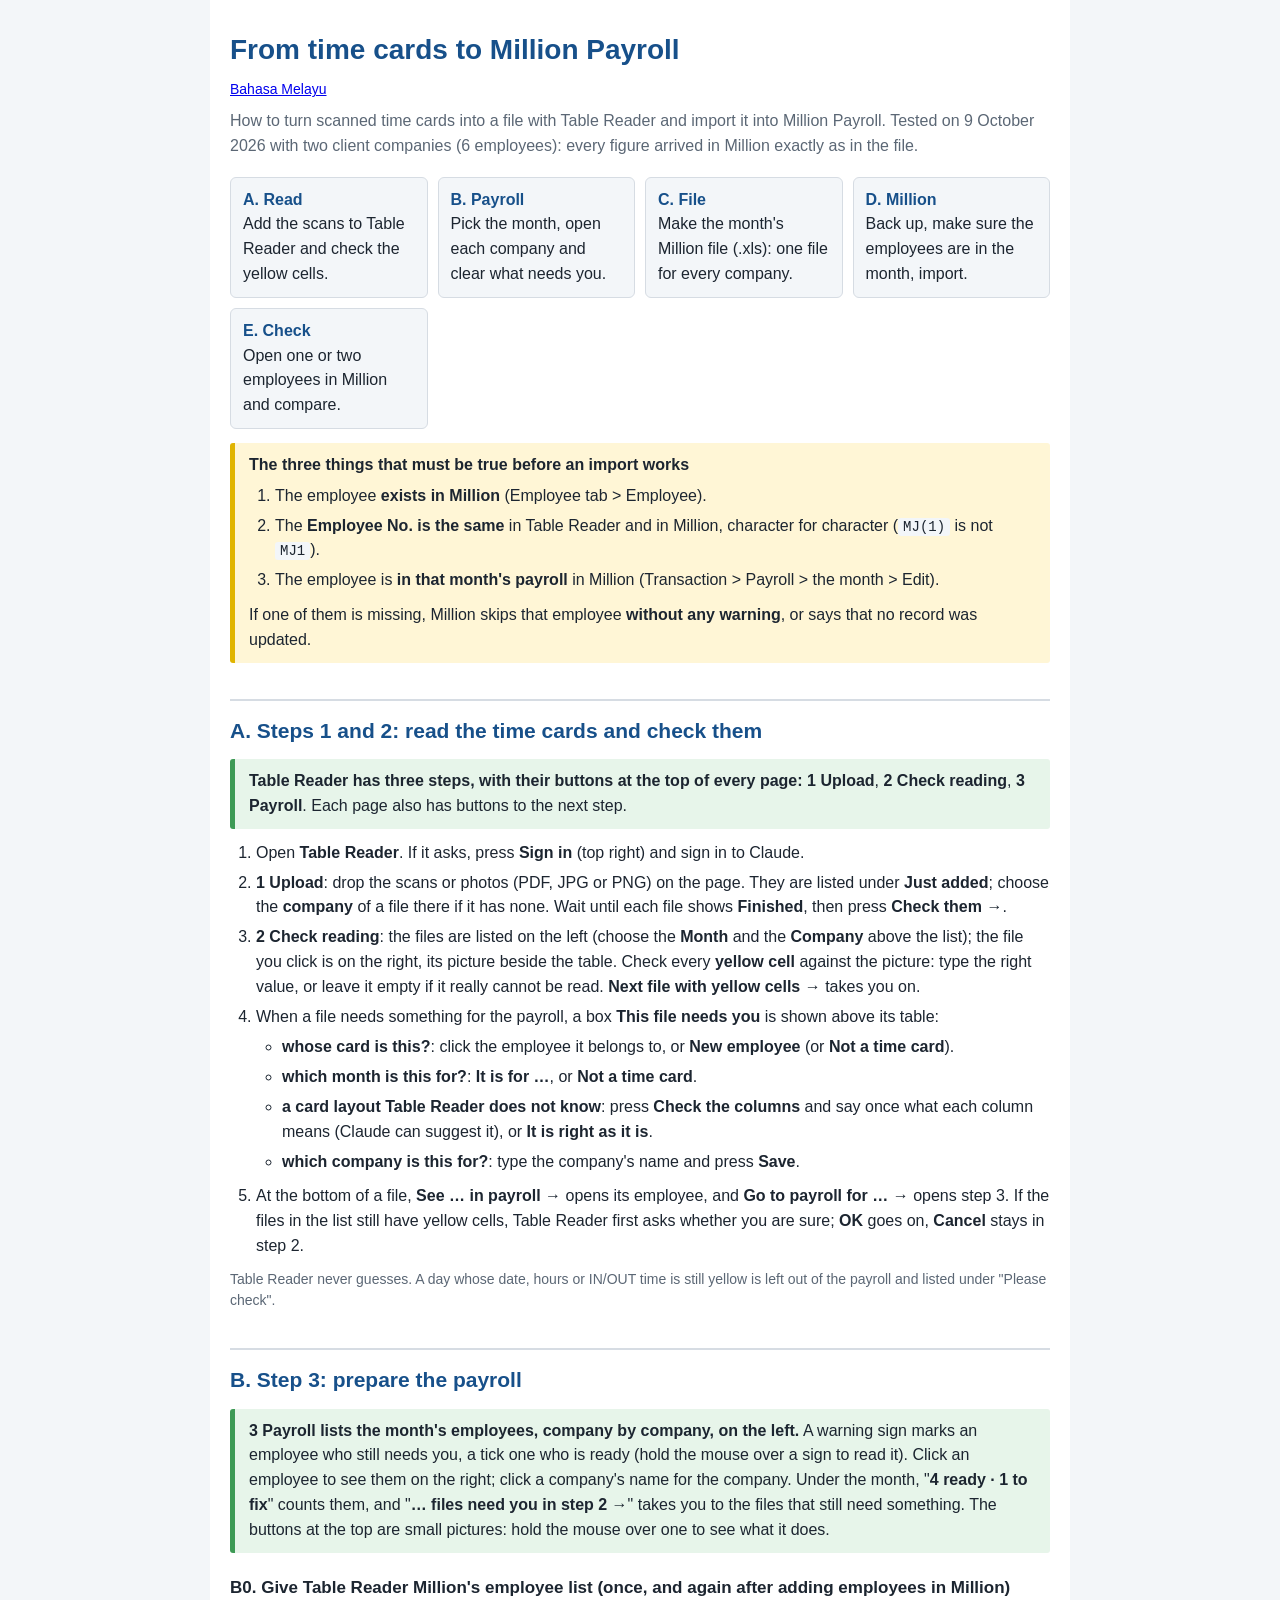
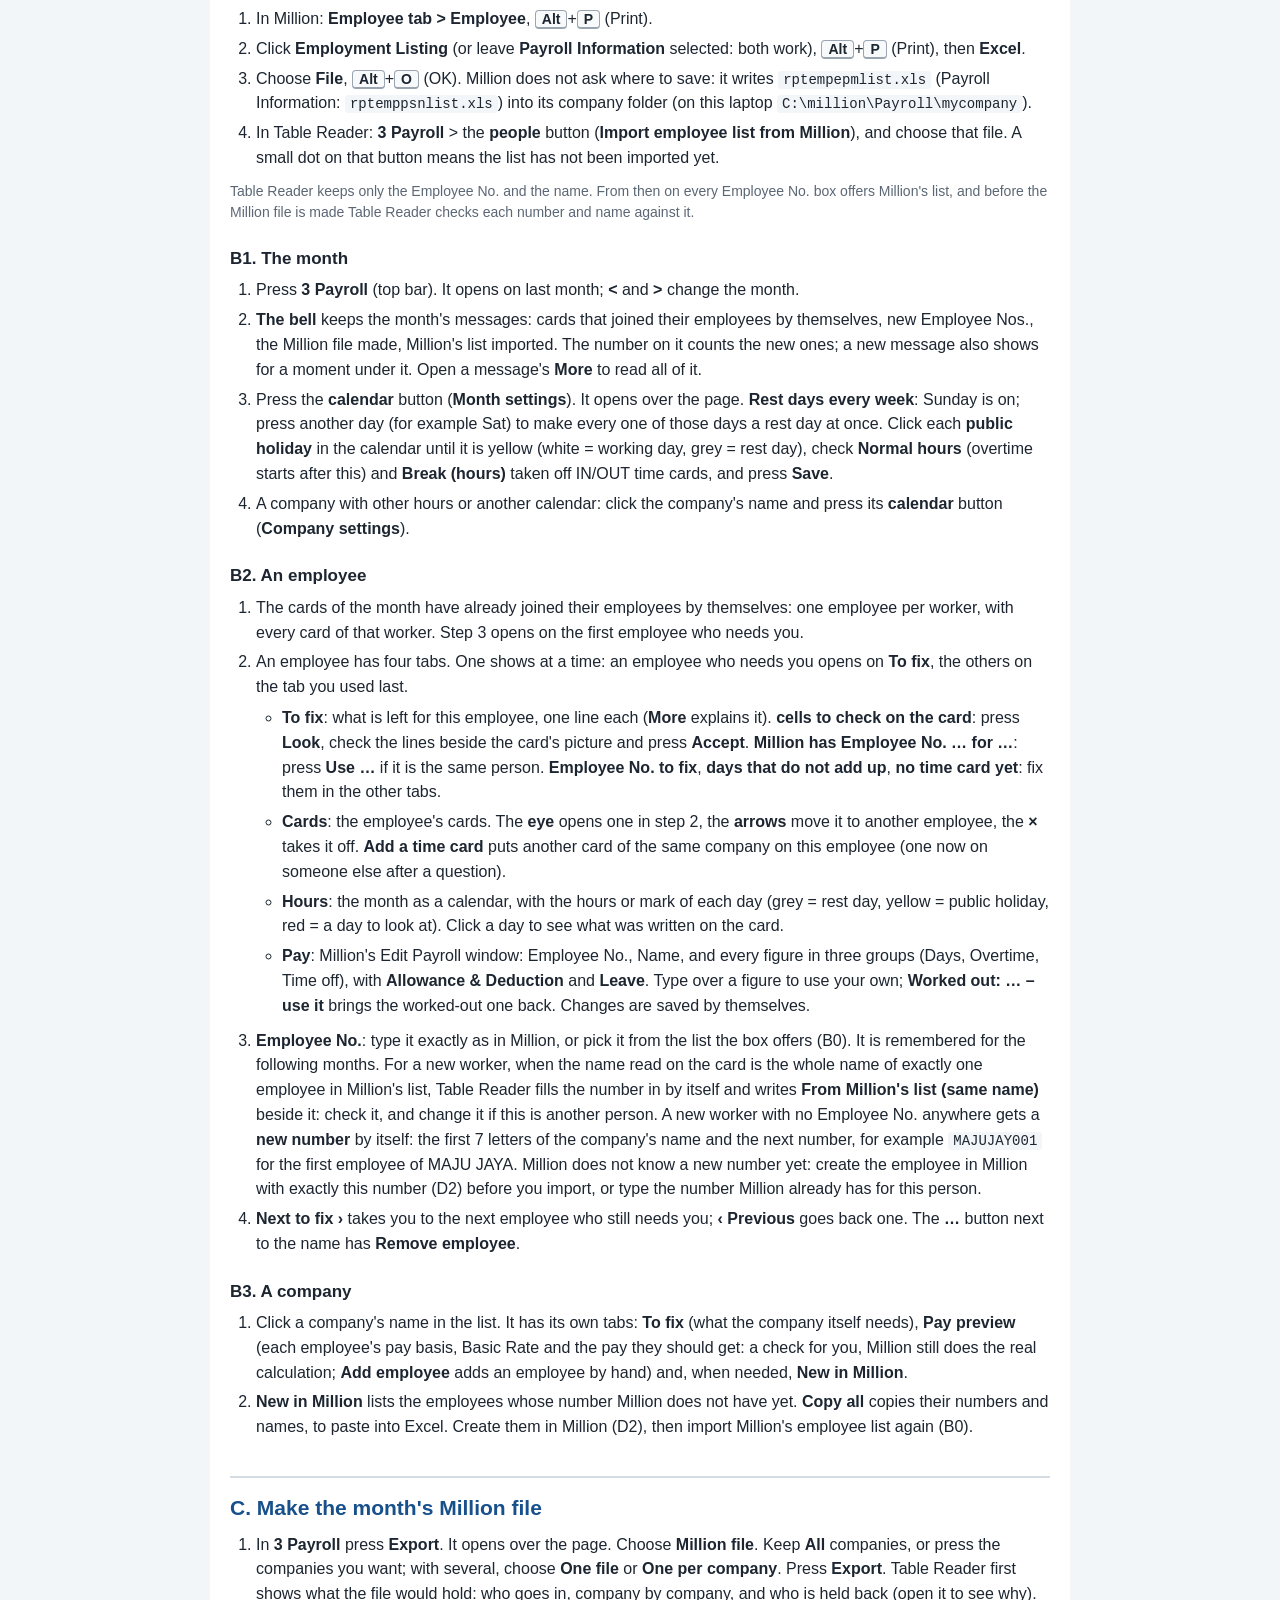
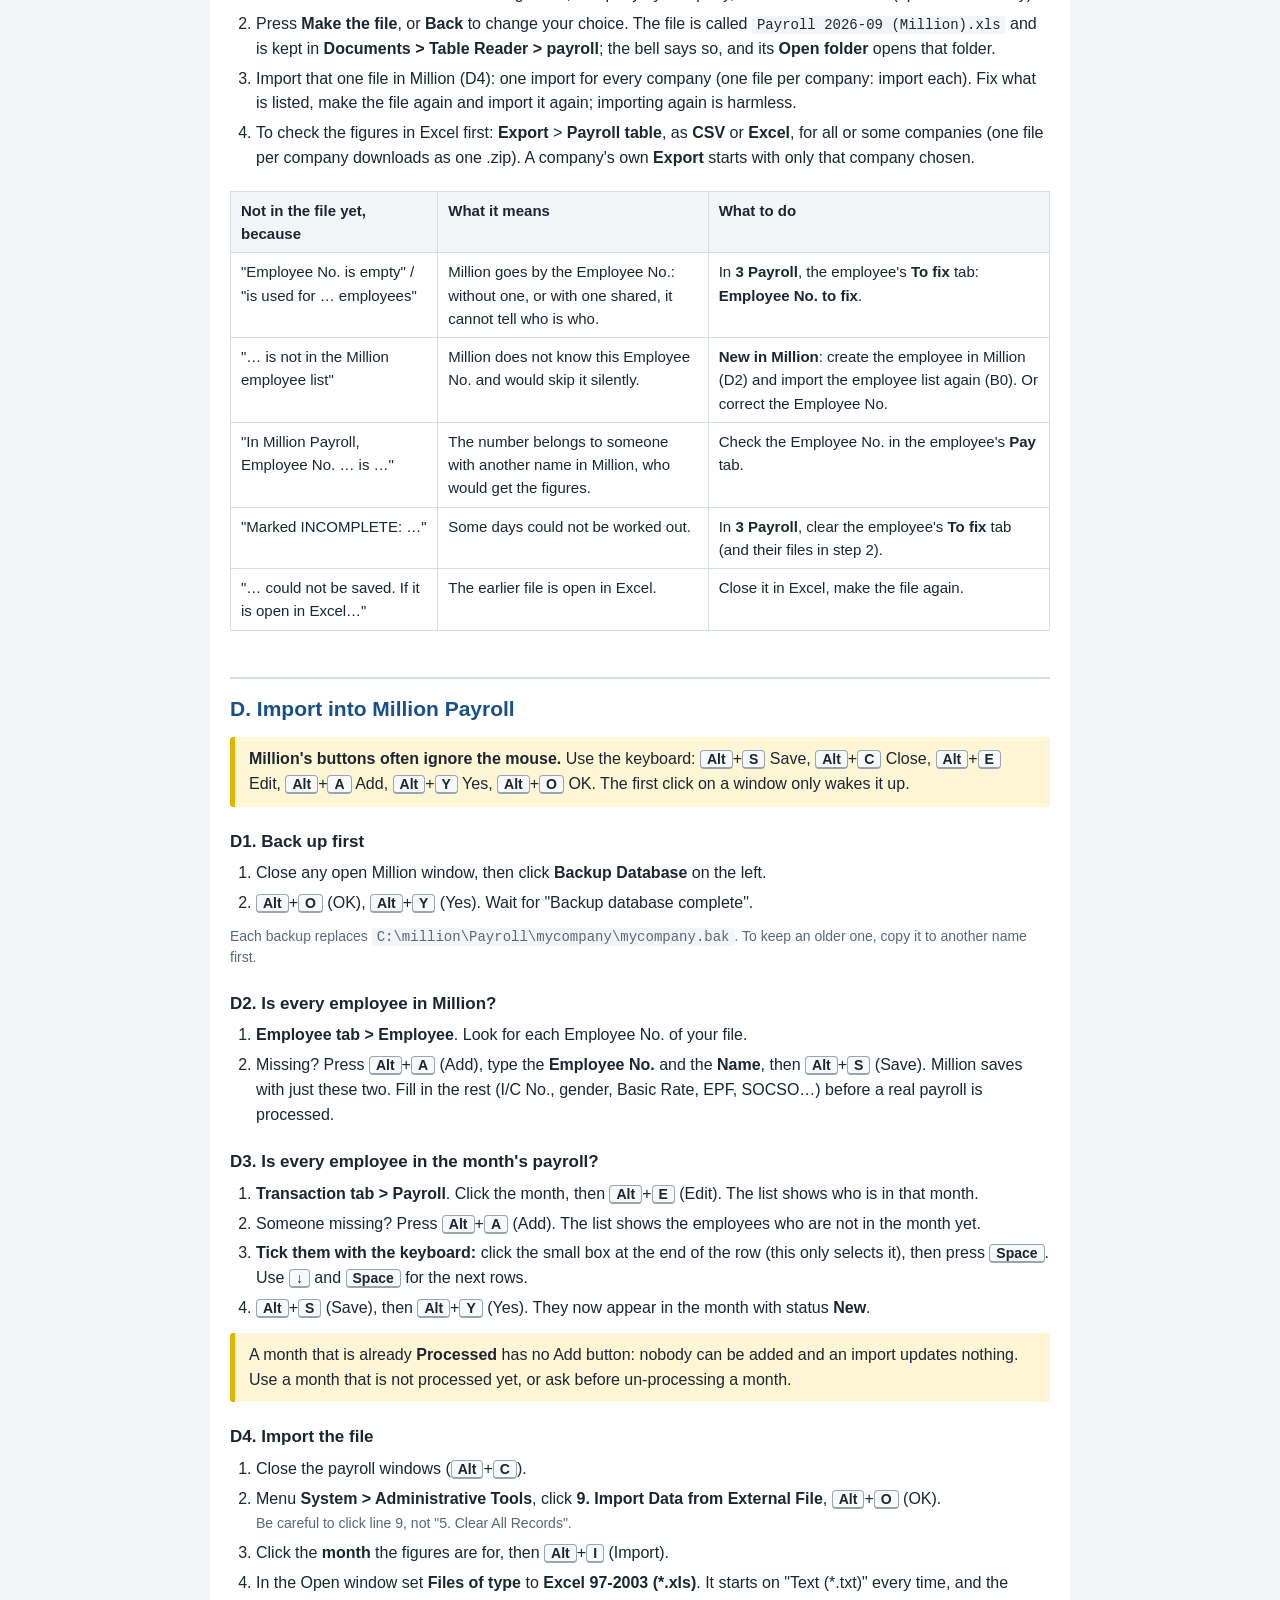
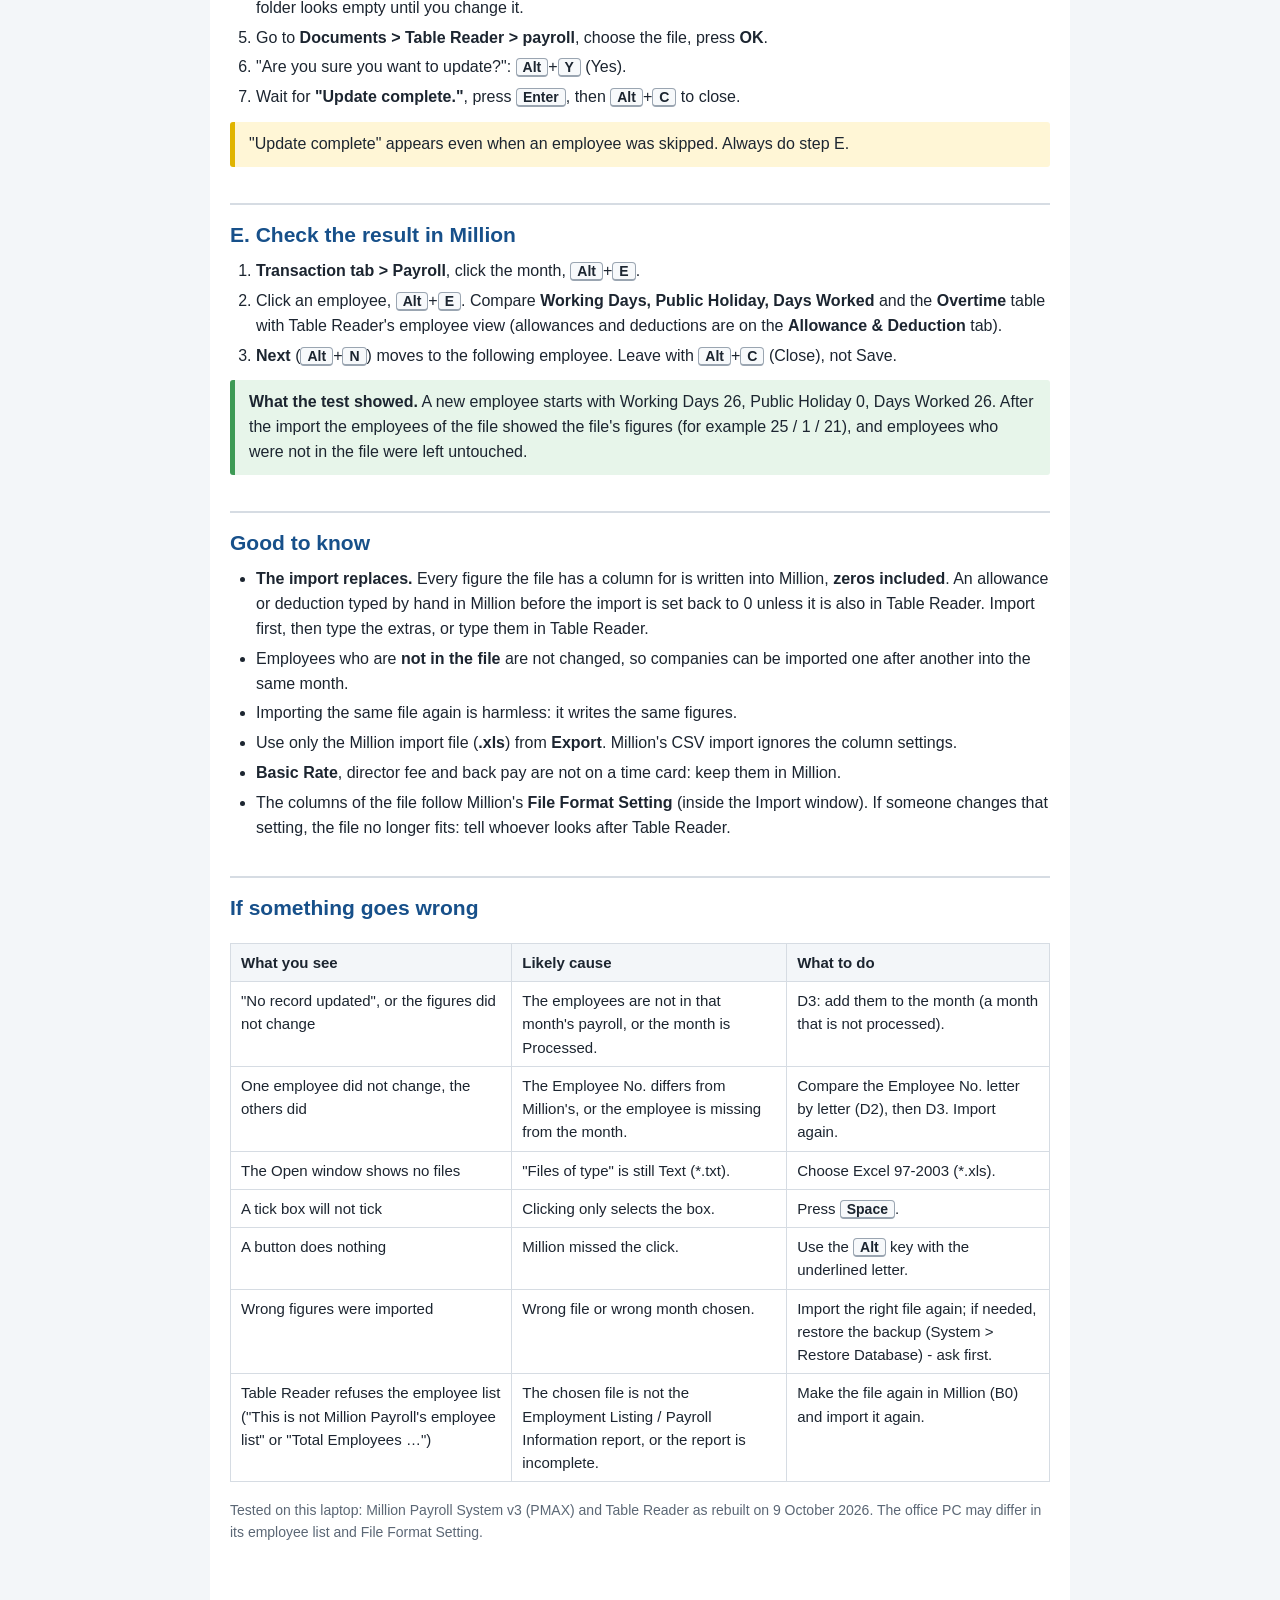
<file: GUIDE - Table Reader to Million.html>
<!doctype html>
<html lang="en">
<head>
<meta charset="utf-8">
<meta name="viewport" content="width=device-width, initial-scale=1">
<title>Table Reader to Million Payroll - guide</title>
<style>
  :root { --ink: #1c2530; --soft: #5b6775; --line: #d6dce3; --paper: #ffffff; --tint: #f3f6f9; --blue: #17508a;
          --warn-bg: #fff6d6; --warn-line: #e0b400; --ok-bg: #e7f5ea; --ok-line: #3d9a55; }
  * { box-sizing: border-box; }
  body { margin: 0; background: var(--tint); color: var(--ink); font: 16px/1.55 "Segoe UI", Arial, sans-serif; }
  main { max-width: 860px; margin: 0 auto; padding: 28px 20px 60px; background: var(--paper); }
  h1 { font-size: 28px; margin: 0 0 4px; color: var(--blue); }
  h2 { font-size: 21px; margin: 36px 0 8px; padding-top: 14px; border-top: 2px solid var(--line); color: var(--blue); }
  h3 { font-size: 17px; margin: 22px 0 6px; }
  p { margin: 8px 0; }
  .lead { color: var(--soft); margin-bottom: 18px; }
  ol, ul { margin: 6px 0 10px; padding-left: 26px; }
  li { margin: 5px 0; }
  .path { font-weight: 600; white-space: nowrap; }
  kbd { font: 600 14px "Segoe UI", Arial, sans-serif; border: 1px solid #9aa5b1; border-bottom-width: 2px; border-radius: 4px;
        padding: 0 6px; background: #f7f9fb; white-space: nowrap; }
  code { font: 14px Consolas, monospace; background: var(--tint); padding: 1px 5px; border-radius: 3px; }
  .note, .ok { border-left: 5px solid var(--warn-line); background: var(--warn-bg); padding: 10px 14px; margin: 12px 0; border-radius: 3px; }
  .ok { border-left-color: var(--ok-line); background: var(--ok-bg); }
  .steps { display: grid; grid-template-columns: repeat(auto-fit, minmax(180px, 1fr)); gap: 10px; margin: 14px 0; padding: 0; list-style: none; }
  .steps li { border: 1px solid var(--line); border-radius: 6px; padding: 10px 12px; margin: 0; background: var(--tint); }
  .steps b { display: block; color: var(--blue); }
  .wide { overflow-x: auto; }
  table { border-collapse: collapse; width: 100%; margin: 10px 0; font-size: 15px; }
  th, td { border: 1px solid var(--line); padding: 7px 10px; text-align: left; vertical-align: top; }
  th { background: var(--tint); }
  .small { color: var(--soft); font-size: 14px; }
  @media print { body { background: #fff; } main { padding: 0; max-width: none; } h2 { break-after: avoid; } li, .note, .ok, tr { break-inside: avoid; } }
</style>
</head>
<body>
<main>
<h1>From time cards to Million Payroll</h1>
<p class="small"><a href="PANDUAN - Table Reader ke Million.html">Bahasa Melayu</a></p>
<p class="lead">How to turn scanned time cards into a file with Table Reader and import it into Million Payroll.
Tested on 9 October 2026 with two client companies (6 employees): every figure arrived in Million exactly as in the file.</p>

<ol class="steps">
  <li><b>A. Read</b>Add the scans to Table Reader and check the yellow cells.</li>
  <li><b>B. Payroll</b>Pick the month, open each company and clear what needs you.</li>
  <li><b>C. File</b>Make the month's Million file (.xls): one file for every company.</li>
  <li><b>D. Million</b>Back up, make sure the employees are in the month, import.</li>
  <li><b>E. Check</b>Open one or two employees in Million and compare.</li>
</ol>

<div class="note"><b>The three things that must be true before an import works</b>
<ol>
  <li>The employee <b>exists in Million</b> (Employee tab &gt; Employee).</li>
  <li>The <b>Employee No. is the same</b> in Table Reader and in Million, character for character (<code>MJ(1)</code> is not <code>MJ1</code>).</li>
  <li>The employee is <b>in that month's payroll</b> in Million (Transaction &gt; Payroll &gt; the month &gt; Edit).</li>
</ol>
If one of them is missing, Million skips that employee <b>without any warning</b>, or says that no record was updated.</div>

<h2>A. Steps 1 and 2: read the time cards and check them</h2>
<div class="ok"><b>Table Reader has three steps, with their buttons at the top of every page:</b> <b>1 Upload</b>,
<b>2 Check reading</b>, <b>3 Payroll</b>. Each page also has buttons to the next step.</div>
<ol>
  <li>Open <b>Table Reader</b>. If it asks, press <b>Sign in</b> (top right) and sign in to Claude.</li>
  <li><b>1 Upload</b>: drop the scans or photos (PDF, JPG or PNG) on the page. They are listed under <b>Just added</b>;
      choose the <b>company</b> of a file there if it has none. Wait until each file shows <b>Finished</b>, then press
      <b>Check them →</b>.</li>
  <li><b>2 Check reading</b>: the files are listed on the left (choose the <b>Month</b> and the <b>Company</b> above
      the list); the file you click is on the right, its picture beside the table. Check every <b>yellow cell</b>
      against the picture: type the right value, or leave it empty if it really cannot be read.
      <b>Next file with yellow cells →</b> takes you on.</li>
  <li>When a file needs something for the payroll, a box <b>This file needs you</b> is shown above its table:
    <ul>
      <li><b>whose card is this?</b>: click the employee it belongs to, or <b>New employee</b> (or <b>Not a time card</b>).</li>
      <li><b>which month is this for?</b>: <b>It is for …</b>, or <b>Not a time card</b>.</li>
      <li><b>a card layout Table Reader does not know</b>: press <b>Check the columns</b> and say once what each column
          means (Claude can suggest it), or <b>It is right as it is</b>.</li>
      <li><b>which company is this for?</b>: type the company's name and press <b>Save</b>.</li>
    </ul></li>
  <li>At the bottom of a file, <b>See … in payroll →</b> opens its employee, and <b>Go to payroll for … →</b> opens step 3. If the files in the list still have yellow cells, Table Reader first asks whether you are sure; <b>OK</b> goes on, <b>Cancel</b> stays in step 2.</li>
</ol>
<p class="small">Table Reader never guesses. A day whose date, hours or IN/OUT time is still yellow is left out of the payroll and listed under "Please check".</p>

<h2>B. Step 3: prepare the payroll</h2>
<div class="ok"><b>3 Payroll lists the month's employees, company by company, on the left.</b> A warning sign marks an
employee who still needs you, a tick one who is ready (hold the mouse over a sign to read it). Click an employee to see
them on the right; click a company's name for the company. Under the month, "<b>4 ready · 1 to fix</b>" counts them, and
"<b>… files need you in step 2 →</b>" takes you to the files that still need something. The buttons at the top are
small pictures: hold the mouse over one to see what it does.</div>
<h3>B0. Give Table Reader Million's employee list (once, and again after adding employees in Million)</h3>
<ol>
  <li>In Million: <span class="path">Employee tab &gt; Employee</span>, <kbd>Alt</kbd>+<kbd>P</kbd> (Print).</li>
  <li>Click <b>Employment Listing</b> (or leave <b>Payroll Information</b> selected: both work), <kbd>Alt</kbd>+<kbd>P</kbd> (Print), then <b>Excel</b>.</li>
  <li>Choose <b>File</b>, <kbd>Alt</kbd>+<kbd>O</kbd> (OK). Million does not ask where to save: it writes
      <code>rptempepmlist.xls</code> (Payroll Information: <code>rptemppsnlist.xls</code>) into its company folder (on this laptop <code>C:\million\Payroll\mycompany</code>).</li>
  <li>In Table Reader: <b>3 Payroll</b> &gt; the <b>people</b> button (<b>Import employee list from Million</b>), and
      choose that file. A small dot on that button means the list has not been imported yet.</li>
</ol>
<p class="small">Table Reader keeps only the Employee No. and the name. From then on every Employee No. box offers Million's list,
and before the Million file is made Table Reader checks each number and name against it.</p>
<h3>B1. The month</h3>
<ol>
  <li>Press <b>3 Payroll</b> (top bar). It opens on last month; <b>&lt;</b> and <b>&gt;</b> change the month.</li>
  <li><b>The bell</b> keeps the month's messages: cards that joined their employees by themselves, new Employee Nos., the
      Million file made, Million's list imported. The number on it counts the new ones; a new message also shows for a
      moment under it. Open a message's <b>More</b> to read all of it.</li>
  <li>Press the <b>calendar</b> button (<b>Month settings</b>). It opens over the page. <b>Rest days every week</b>: Sunday
      is on; press another day (for example Sat) to make every one of those days a rest day at once. Click each
      <b>public holiday</b> in the calendar until it is yellow (white = working day, grey = rest day), check
      <b>Normal hours</b> (overtime starts after this) and <b>Break (hours)</b> taken off IN/OUT time cards, and press
      <b>Save</b>.</li>
  <li>A company with other hours or another calendar: click the company's name and press its <b>calendar</b> button
      (<b>Company settings</b>).</li>
</ol>
<h3>B2. An employee</h3>
<ol>
  <li>The cards of the month have already joined their employees by themselves: one employee per worker, with every card
      of that worker. Step 3 opens on the first employee who needs you.</li>
  <li>An employee has four tabs. One shows at a time: an employee who needs you opens on <b>To fix</b>, the others on
      the tab you used last.
    <ul>
      <li><b>To fix</b>: what is left for this employee, one line each (<b>More</b> explains it).
        <b>cells to check on the card</b>: press <b>Look</b>, check the lines beside the card's picture and press
        <b>Accept</b>. <b>Million has Employee No. … for …</b>: press <b>Use …</b> if it is the same person.
        <b>Employee No. to fix</b>, <b>days that do not add up</b>, <b>no time card yet</b>: fix them in the other tabs.</li>
      <li><b>Cards</b>: the employee's cards. The <b>eye</b> opens one in step 2, the <b>arrows</b> move it to another
        employee, the <b>×</b> takes it off. <b>Add a time card</b> puts another card of the same company on this
        employee (one now on someone else after a question).</li>
      <li><b>Hours</b>: the month as a calendar, with the hours or mark of each day (grey = rest day, yellow = public
        holiday, red = a day to look at). Click a day to see what was written on the card.</li>
      <li><b>Pay</b>: Million's Edit Payroll window: Employee No., Name, and every figure in three groups (Days, Overtime,
        Time off), with <b>Allowance &amp; Deduction</b> and <b>Leave</b>. Type over a figure to use your own;
        <b>Worked out: … – use it</b> brings the worked-out one back. Changes are saved by themselves.</li>
    </ul></li>
  <li><b>Employee No.</b>: type it exactly as in Million, or pick it from the list the box offers (B0). It is remembered
      for the following months.
      For a new worker, when the name read on the card is the whole name of exactly one employee in Million's list, Table Reader fills the number in by itself and writes <b>From Million's list (same name)</b> beside it: check it, and change it if this is another person.
      A new worker with no Employee No. anywhere gets a <b>new number</b> by itself: the first 7 letters of the company's name and the next number, for example <code>MAJUJAY001</code> for the first employee of MAJU JAYA. Million does not know a new number yet: create the employee in Million with exactly this number (D2) before you import, or type the number Million already has for this person.</li>
  <li><b>Next to fix ›</b> takes you to the next employee who still needs you; <b>‹ Previous</b> goes back one. The
      <b>…</b> button next to the name has <b>Remove employee</b>.</li>
</ol>
<h3>B3. A company</h3>
<ol>
  <li>Click a company's name in the list. It has its own tabs: <b>To fix</b> (what the company itself needs),
      <b>Pay preview</b> (each employee's pay basis, Basic Rate and the pay they should get: a check for you, Million still
      does the real calculation; <b>Add employee</b> adds an employee by hand) and, when needed, <b>New in Million</b>.</li>
  <li><b>New in Million</b> lists the employees whose number Million does not have yet. <b>Copy all</b> copies their
      numbers and names, to paste into Excel. Create them in Million (D2), then import Million's employee list again
      (B0).</li>
</ol>

<h2>C. Make the month's Million file</h2>
<ol>
  <li>In <b>3 Payroll</b> press <b>Export</b>. It opens over the page. Choose <b>Million file</b>. Keep <b>All</b>
      companies, or press the companies you want; with several, choose <b>One file</b> or <b>One per company</b>. Press
      <b>Export</b>. Table Reader first shows what the file would hold: who goes in, company by company, and who is held
      back (open it to see why).</li>
  <li>Press <b>Make the file</b>, or <b>Back</b> to change your choice. The file is called
      <code>Payroll 2026-09 (Million).xls</code> and is kept in <span class="path">Documents &gt; Table Reader &gt; payroll</span>;
      the bell says so, and its <b>Open folder</b> opens that folder.</li>
  <li>Import that one file in Million (D4): one import for every company (one file per company: import each). Fix what
      is listed, make the file again and import it again; importing again is harmless.</li>
  <li>To check the figures in Excel first: <b>Export</b> &gt; <b>Payroll table</b>, as <b>CSV</b> or <b>Excel</b>,
      for all or some companies (one file per company downloads as one .zip). A company's own <b>Export</b> starts
      with only that company chosen.</li>
</ol>
<div class="wide"><table>
  <tr><th>Not in the file yet, because</th><th>What it means</th><th>What to do</th></tr>
  <tr><td>"Employee No. is empty" / "is used for … employees"</td><td>Million goes by the Employee No.: without one, or with one shared, it cannot tell who is who.</td><td>In <b>3 Payroll</b>, the employee's <b>To fix</b> tab: <b>Employee No. to fix</b>.</td></tr>
  <tr><td>"… is not in the Million employee list"</td><td>Million does not know this Employee No. and would skip it silently.</td><td><b>New in Million</b>: create the employee in Million (D2) and import the employee list again (B0). Or correct the Employee No.</td></tr>
  <tr><td>"In Million Payroll, Employee No. … is …"</td><td>The number belongs to someone with another name in Million, who would get the figures.</td><td>Check the Employee No. in the employee's <b>Pay</b> tab.</td></tr>
  <tr><td>"Marked INCOMPLETE: …"</td><td>Some days could not be worked out.</td><td>In <b>3 Payroll</b>, clear the employee's <b>To fix</b> tab (and their files in step 2).</td></tr>
  <tr><td>"… could not be saved. If it is open in Excel…"</td><td>The earlier file is open in Excel.</td><td>Close it in Excel, make the file again.</td></tr>
</table></div>

<h2>D. Import into Million Payroll</h2>
<div class="note"><b>Million's buttons often ignore the mouse.</b> Use the keyboard: <kbd>Alt</kbd>+<kbd>S</kbd> Save, <kbd>Alt</kbd>+<kbd>C</kbd> Close,
<kbd>Alt</kbd>+<kbd>E</kbd> Edit, <kbd>Alt</kbd>+<kbd>A</kbd> Add, <kbd>Alt</kbd>+<kbd>Y</kbd> Yes, <kbd>Alt</kbd>+<kbd>O</kbd> OK. The first click on a window only wakes it up.</div>

<h3>D1. Back up first</h3>
<ol>
  <li>Close any open Million window, then click <b>Backup Database</b> on the left.</li>
  <li><kbd>Alt</kbd>+<kbd>O</kbd> (OK), <kbd>Alt</kbd>+<kbd>Y</kbd> (Yes). Wait for "Backup database complete".</li>
</ol>
<p class="small">Each backup replaces <code>C:\million\Payroll\mycompany\mycompany.bak</code>. To keep an older one, copy it to another name first.</p>

<h3>D2. Is every employee in Million?</h3>
<ol>
  <li><span class="path">Employee tab &gt; Employee</span>. Look for each Employee No. of your file.</li>
  <li>Missing? Press <kbd>Alt</kbd>+<kbd>A</kbd> (Add), type the <b>Employee No.</b> and the <b>Name</b>, then <kbd>Alt</kbd>+<kbd>S</kbd> (Save).
      Million saves with just these two. Fill in the rest (I/C No., gender, Basic Rate, EPF, SOCSO…) before a real payroll is processed.</li>
</ol>

<h3>D3. Is every employee in the month's payroll?</h3>
<ol>
  <li><span class="path">Transaction tab &gt; Payroll</span>. Click the month, then <kbd>Alt</kbd>+<kbd>E</kbd> (Edit). The list shows who is in that month.</li>
  <li>Someone missing? Press <kbd>Alt</kbd>+<kbd>A</kbd> (Add). The list shows the employees who are not in the month yet.</li>
  <li><b>Tick them with the keyboard:</b> click the small box at the end of the row (this only selects it), then press <kbd>Space</kbd>.
      Use <kbd>&darr;</kbd> and <kbd>Space</kbd> for the next rows.</li>
  <li><kbd>Alt</kbd>+<kbd>S</kbd> (Save), then <kbd>Alt</kbd>+<kbd>Y</kbd> (Yes). They now appear in the month with status <b>New</b>.</li>
</ol>
<div class="note">A month that is already <b>Processed</b> has no Add button: nobody can be added and an import updates nothing.
Use a month that is not processed yet, or ask before un-processing a month.</div>

<h3>D4. Import the file</h3>
<ol>
  <li>Close the payroll windows (<kbd>Alt</kbd>+<kbd>C</kbd>).</li>
  <li>Menu <span class="path">System &gt; Administrative Tools</span>, click <b>9. Import Data from External File</b>, <kbd>Alt</kbd>+<kbd>O</kbd> (OK).
      <br><span class="small">Be careful to click line 9, not "5. Clear All Records".</span></li>
  <li>Click the <b>month</b> the figures are for, then <kbd>Alt</kbd>+<kbd>I</kbd> (Import).</li>
  <li>In the Open window set <b>Files of type</b> to <b>Excel 97-2003 (*.xls)</b>. It starts on "Text (*.txt)" every time, and the folder looks empty until you change it.</li>
  <li>Go to <span class="path">Documents &gt; Table Reader &gt; payroll</span>, choose the file, press <b>OK</b>.</li>
  <li>"Are you sure you want to update?": <kbd>Alt</kbd>+<kbd>Y</kbd> (Yes).</li>
  <li>Wait for <b>"Update complete."</b>, press <kbd>Enter</kbd>, then <kbd>Alt</kbd>+<kbd>C</kbd> to close.</li>
</ol>
<div class="note">"Update complete" appears even when an employee was skipped. Always do step E.</div>

<h2>E. Check the result in Million</h2>
<ol>
  <li><span class="path">Transaction tab &gt; Payroll</span>, click the month, <kbd>Alt</kbd>+<kbd>E</kbd>.</li>
  <li>Click an employee, <kbd>Alt</kbd>+<kbd>E</kbd>. Compare <b>Working Days, Public Holiday, Days Worked</b> and the <b>Overtime</b> table with Table Reader's employee view
      (allowances and deductions are on the <b>Allowance &amp; Deduction</b> tab).</li>
  <li><b>Next</b> (<kbd>Alt</kbd>+<kbd>N</kbd>) moves to the following employee. Leave with <kbd>Alt</kbd>+<kbd>C</kbd> (Close), not Save.</li>
</ol>
<div class="ok"><b>What the test showed.</b> A new employee starts with Working Days 26, Public Holiday 0, Days Worked 26. After the import the employees of the
file showed the file's figures (for example 25 / 1 / 21), and employees who were not in the file were left untouched.</div>

<h2>Good to know</h2>
<ul>
  <li><b>The import replaces.</b> Every figure the file has a column for is written into Million, <b>zeros included</b>. An allowance or deduction typed by hand in Million
      before the import is set back to 0 unless it is also in Table Reader. Import first, then type the extras, or type them in Table Reader.</li>
  <li>Employees who are <b>not in the file</b> are not changed, so companies can be imported one after another into the same month.</li>
  <li>Importing the same file again is harmless: it writes the same figures.</li>
  <li>Use only the Million import file (<b>.xls</b>) from <b>Export</b>. Million's CSV import ignores the column settings.</li>
  <li><b>Basic Rate</b>, director fee and back pay are not on a time card: keep them in Million.</li>
  <li>The columns of the file follow Million's <span class="path">File Format Setting</span> (inside the Import window). If someone changes that setting, the file no longer fits: tell whoever looks after Table Reader.</li>
</ul>

<h2>If something goes wrong</h2>
<div class="wide"><table>
  <tr><th>What you see</th><th>Likely cause</th><th>What to do</th></tr>
  <tr><td>"No record updated", or the figures did not change</td><td>The employees are not in that month's payroll, or the month is Processed.</td><td>D3: add them to the month (a month that is not processed).</td></tr>
  <tr><td>One employee did not change, the others did</td><td>The Employee No. differs from Million's, or the employee is missing from the month.</td><td>Compare the Employee No. letter by letter (D2), then D3. Import again.</td></tr>
  <tr><td>The Open window shows no files</td><td>"Files of type" is still Text (*.txt).</td><td>Choose Excel 97-2003 (*.xls).</td></tr>
  <tr><td>A tick box will not tick</td><td>Clicking only selects the box.</td><td>Press <kbd>Space</kbd>.</td></tr>
  <tr><td>A button does nothing</td><td>Million missed the click.</td><td>Use the <kbd>Alt</kbd> key with the underlined letter.</td></tr>
  <tr><td>Wrong figures were imported</td><td>Wrong file or wrong month chosen.</td><td>Import the right file again; if needed, restore the backup (System &gt; Restore Database) - ask first.</td></tr>
  <tr><td>Table Reader refuses the employee list ("This is not Million Payroll's employee list" or "Total Employees …")</td><td>The chosen file is not the Employment Listing / Payroll Information report, or the report is incomplete.</td><td>Make the file again in Million (B0) and import it again.</td></tr>
</table></div>

<p class="small">Tested on this laptop: Million Payroll System v3 (PMAX) and Table Reader as rebuilt on 9 October 2026.
The office PC may differ in its employee list and File Format Setting.</p>
</main>
</body>
</html>
</file>
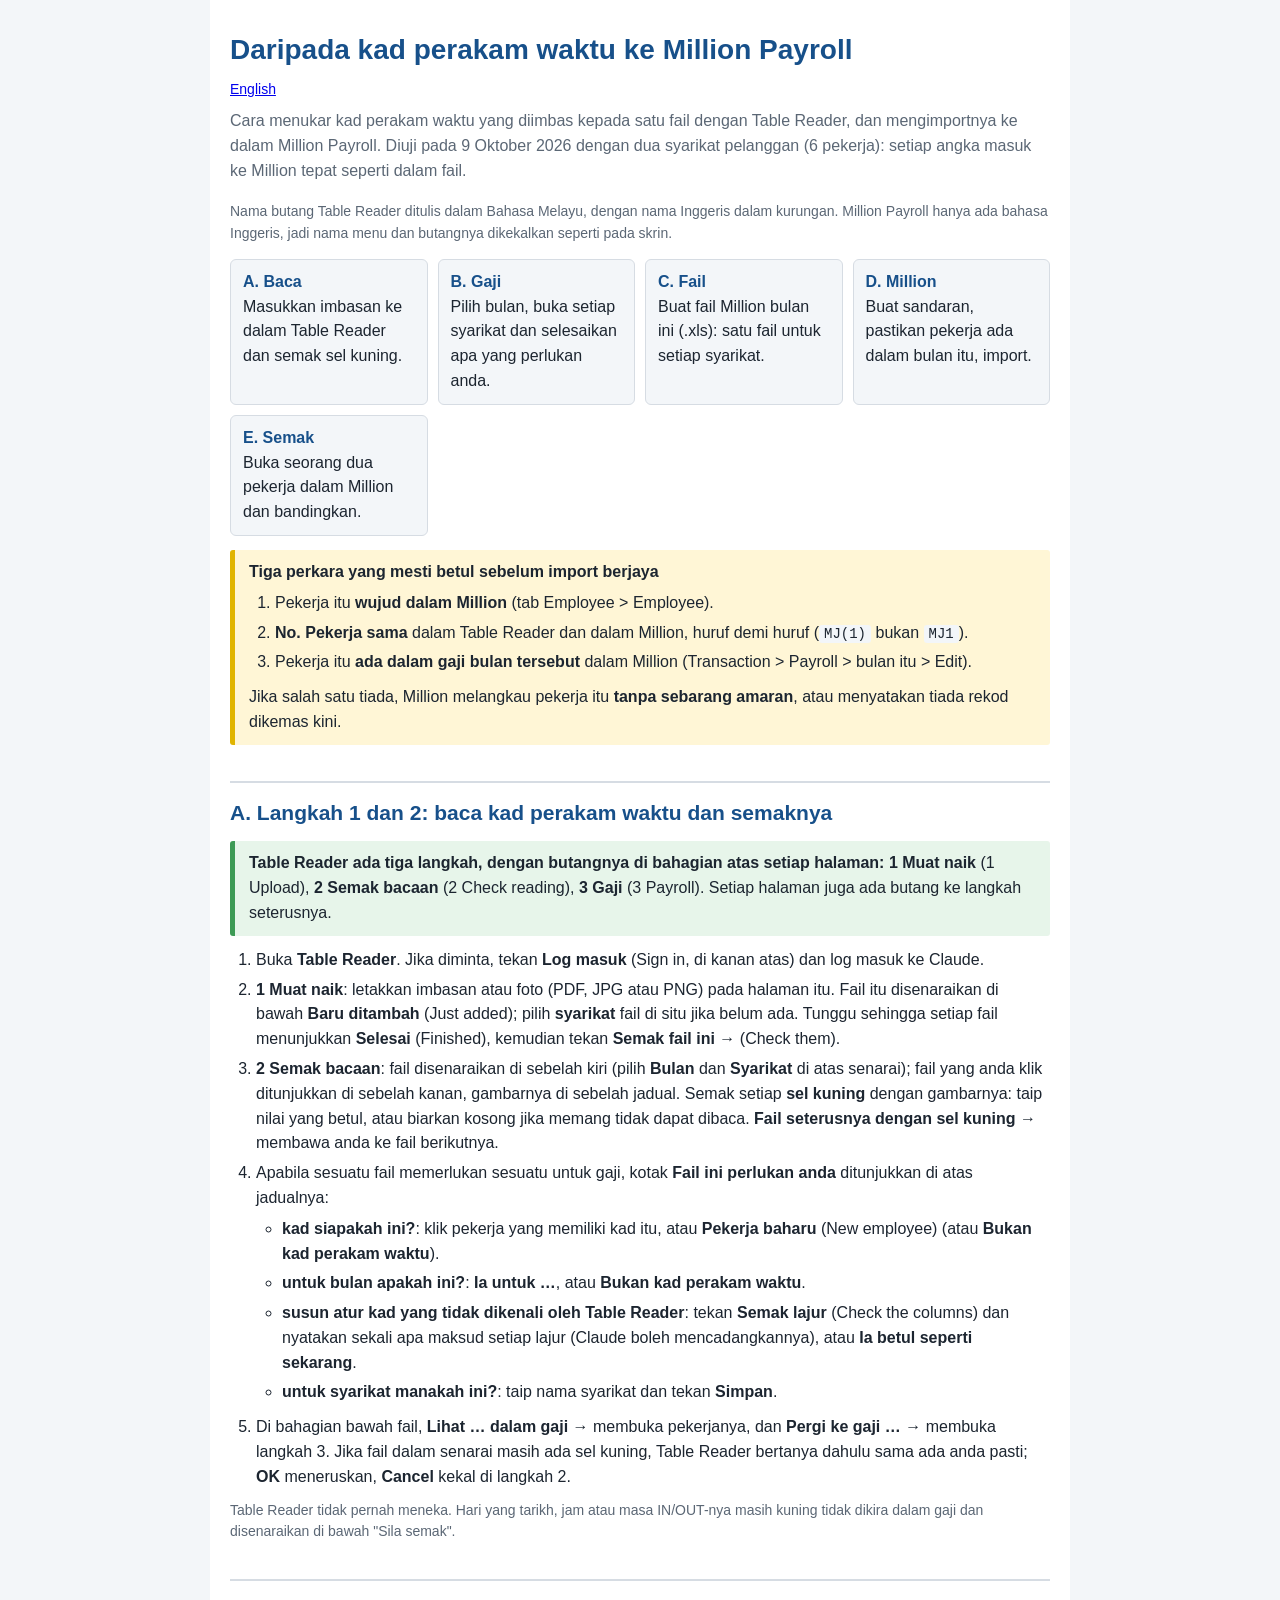
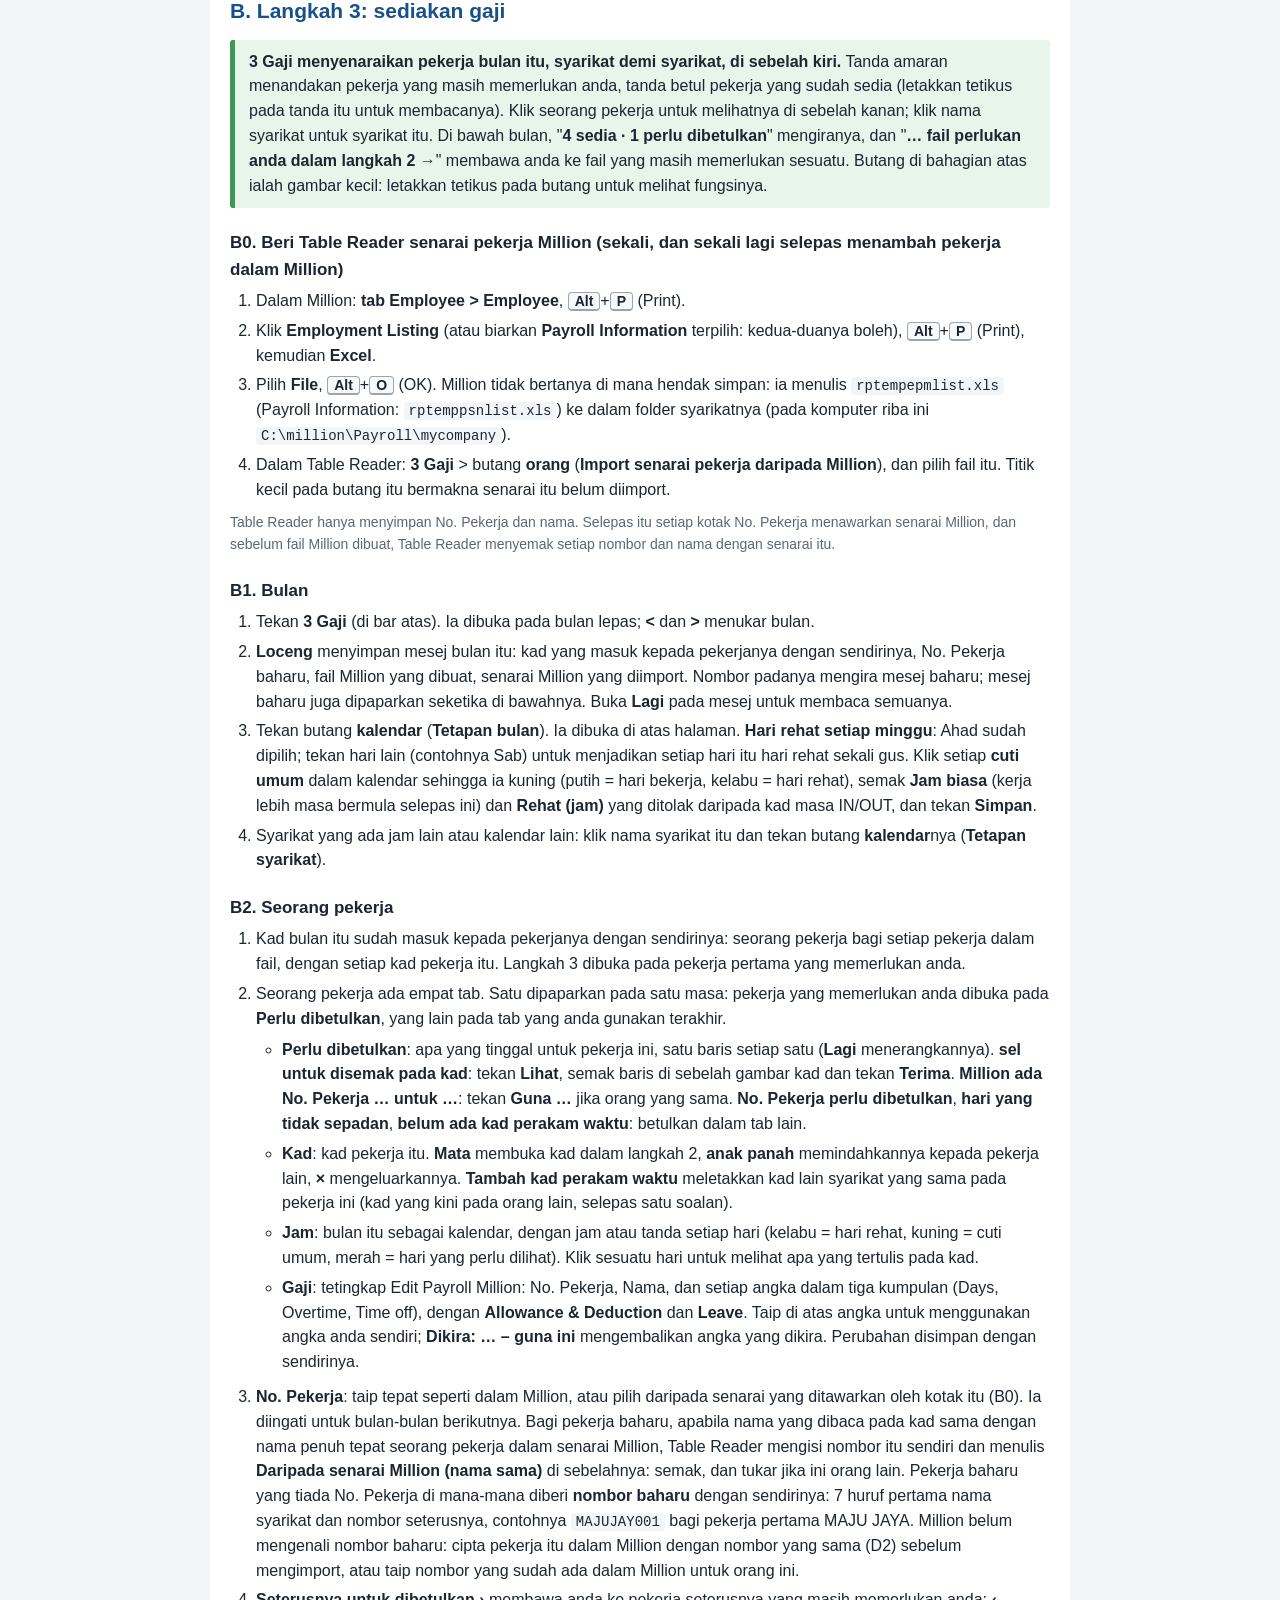
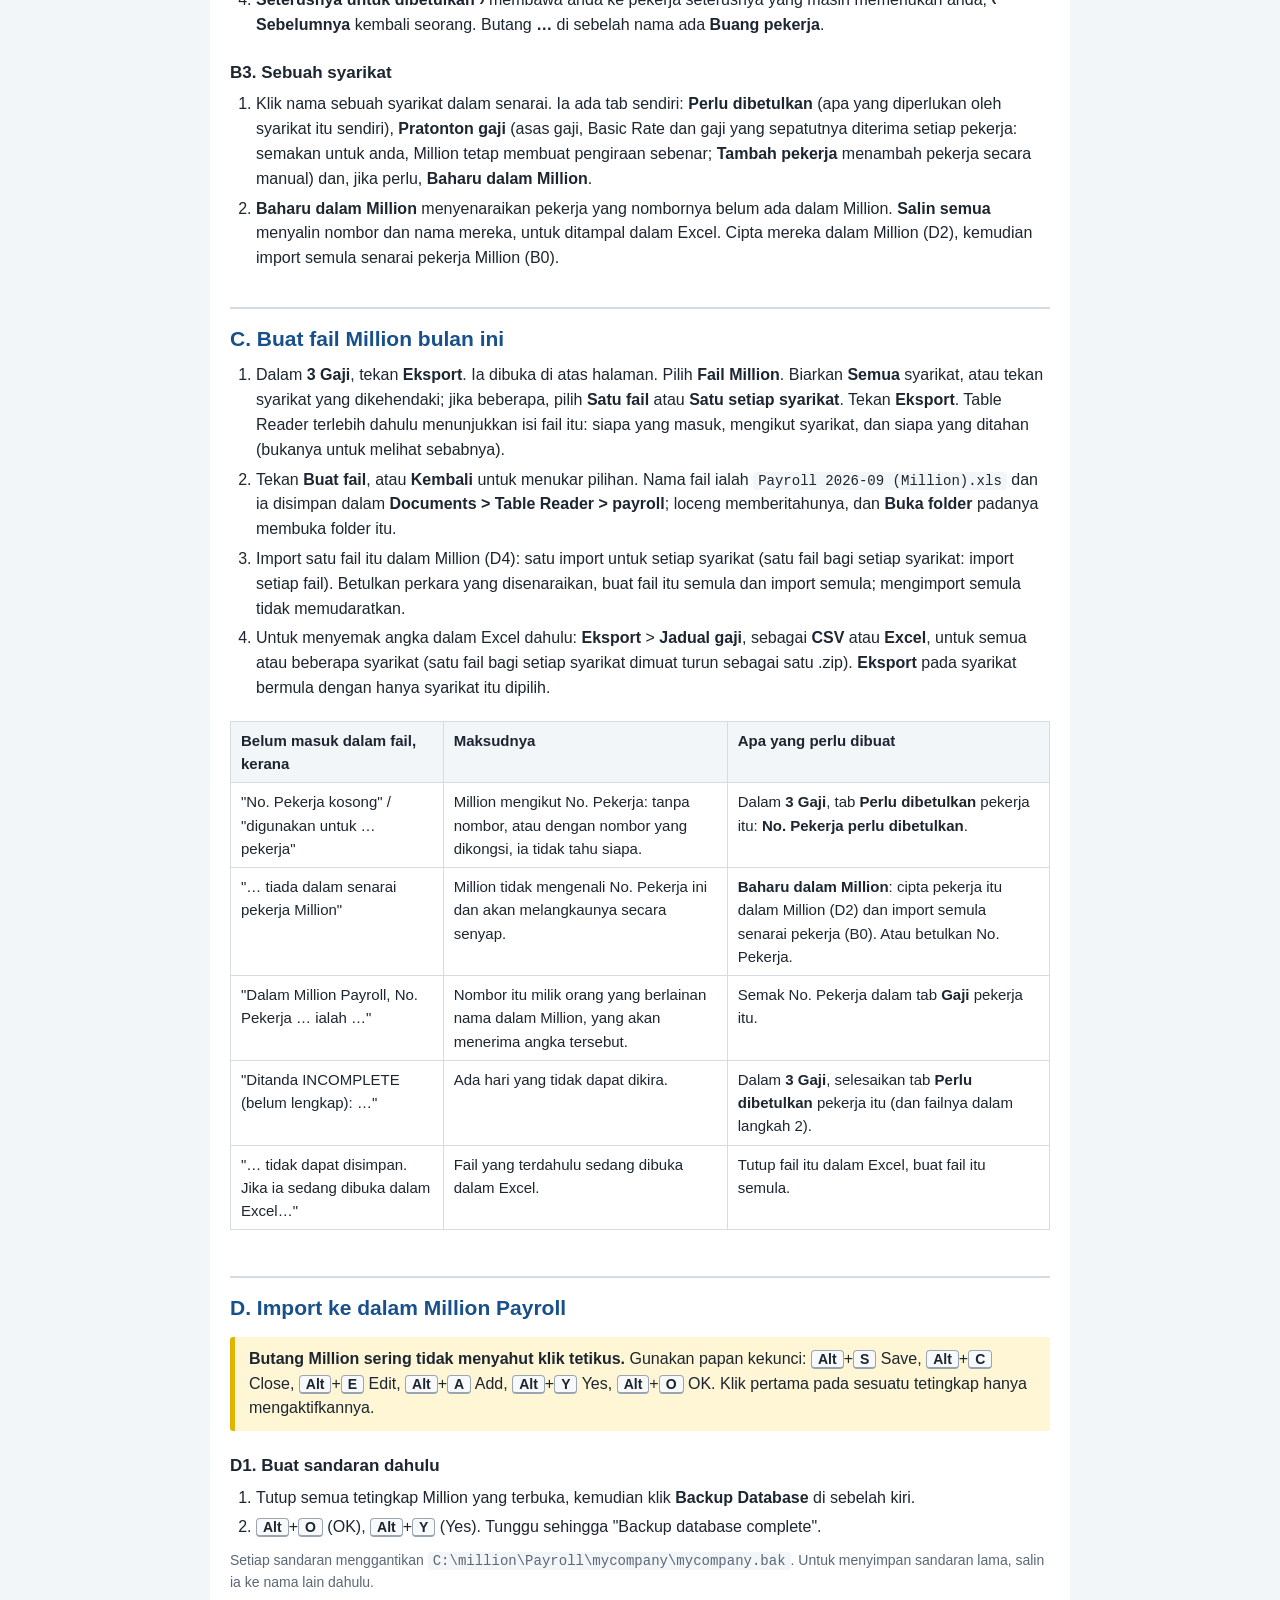
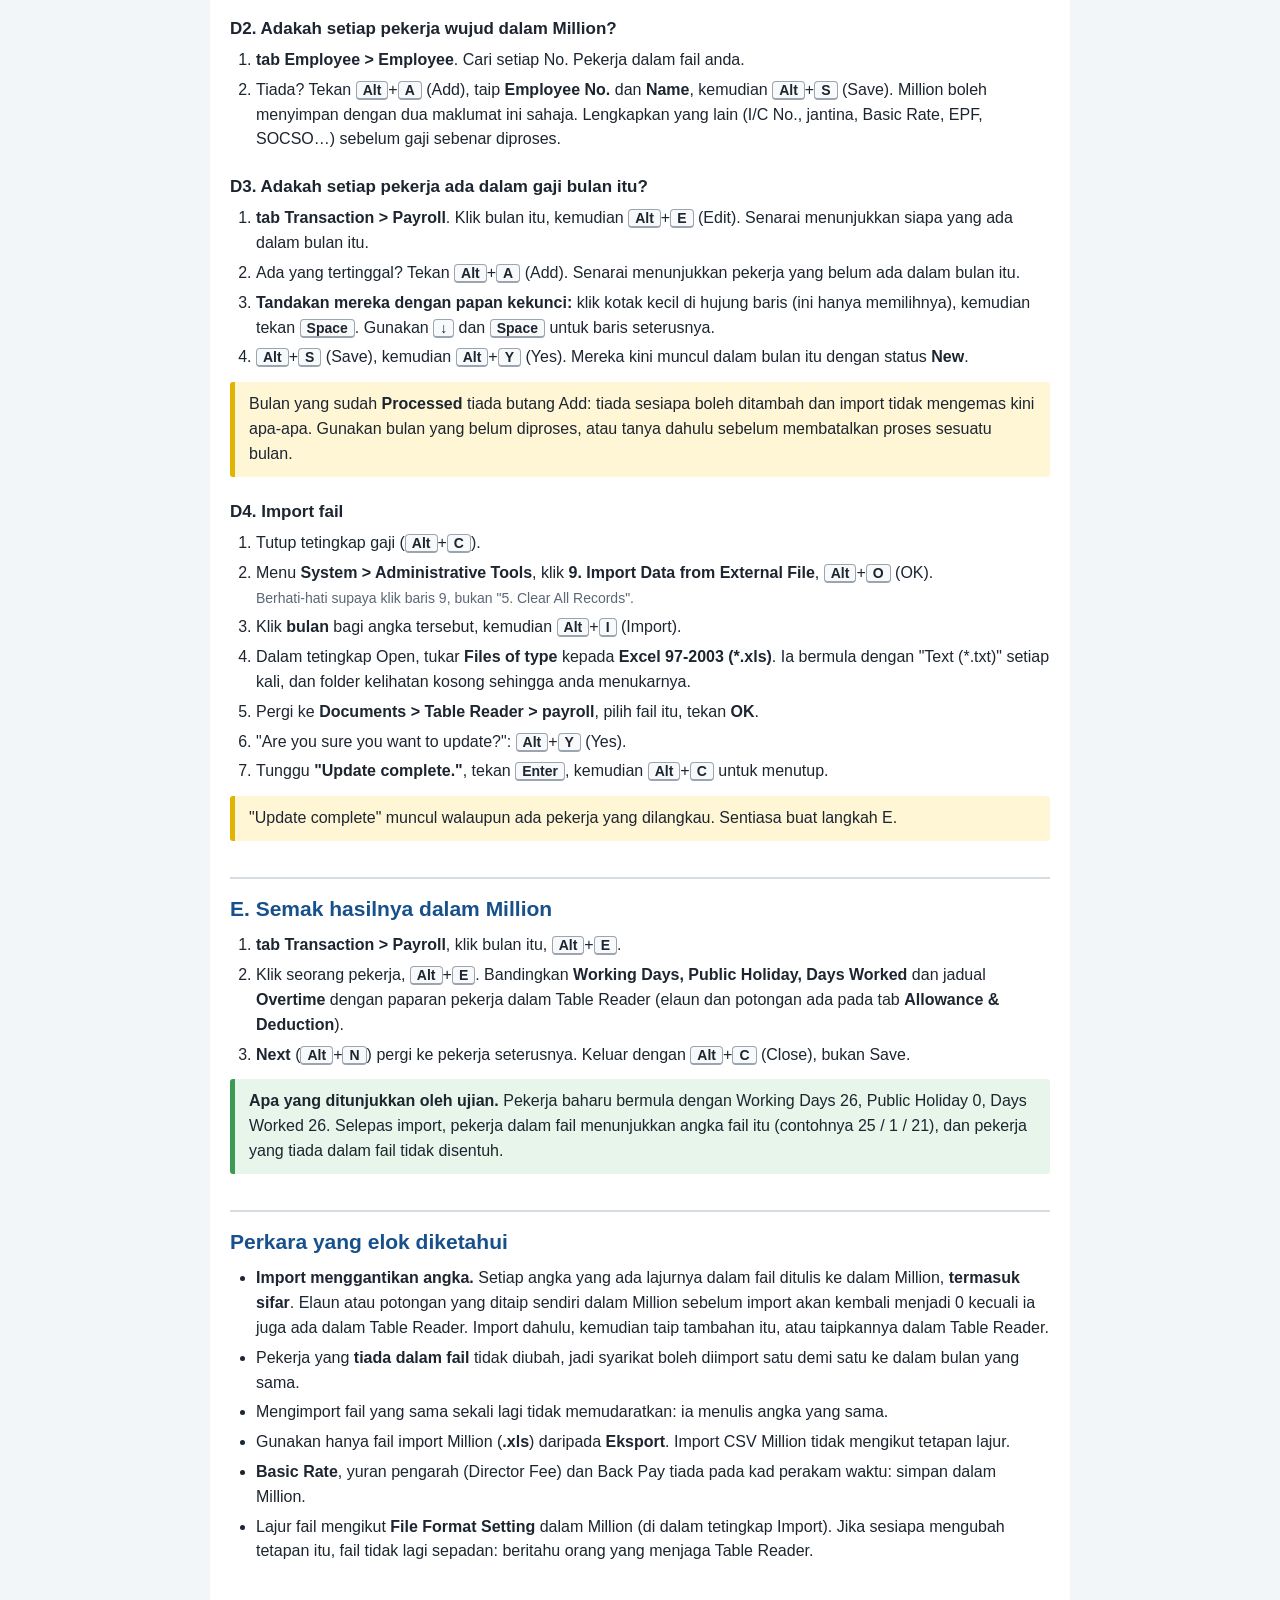
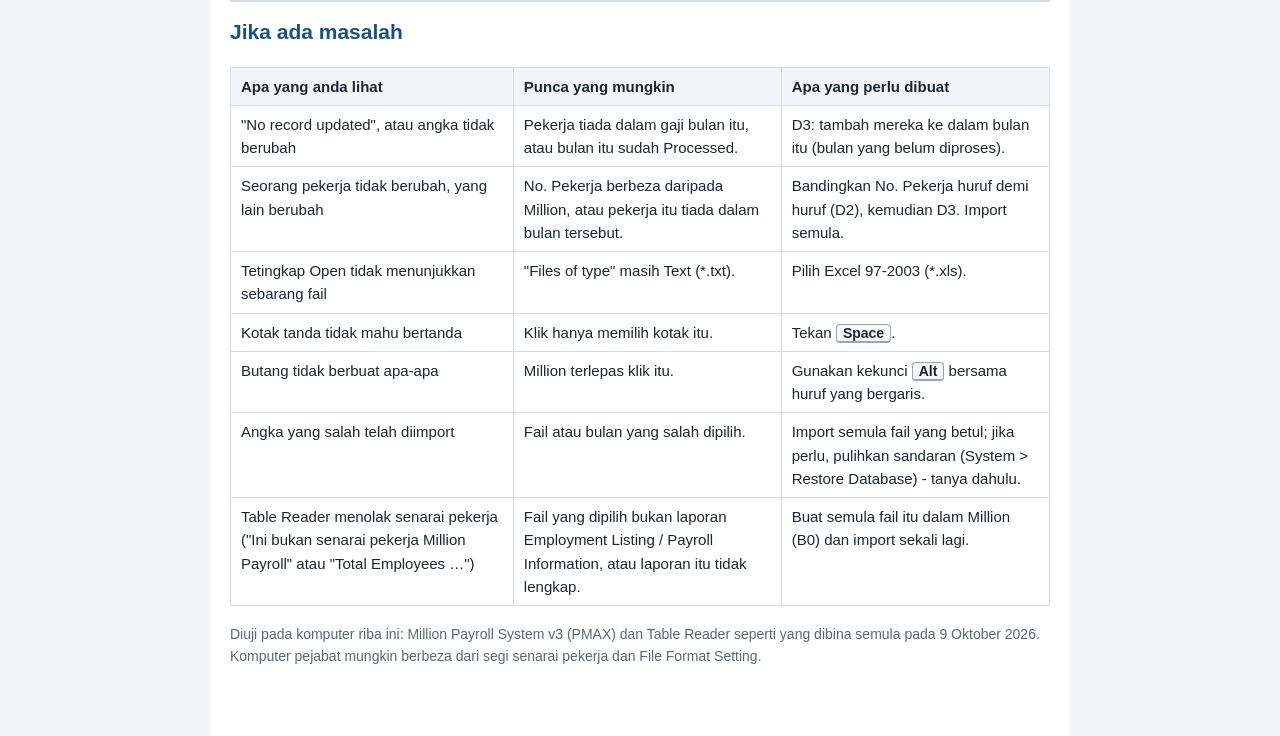
<file: PANDUAN - Table Reader ke Million.html>
<!doctype html>
<html lang="ms">
<head>
<meta charset="utf-8">
<meta name="viewport" content="width=device-width, initial-scale=1">
<title>Table Reader ke Million Payroll - panduan</title>
<style>
  :root { --ink: #1c2530; --soft: #5b6775; --line: #d6dce3; --paper: #ffffff; --tint: #f3f6f9; --blue: #17508a;
          --warn-bg: #fff6d6; --warn-line: #e0b400; --ok-bg: #e7f5ea; --ok-line: #3d9a55; }
  * { box-sizing: border-box; }
  body { margin: 0; background: var(--tint); color: var(--ink); font: 16px/1.55 "Segoe UI", Arial, sans-serif; }
  main { max-width: 860px; margin: 0 auto; padding: 28px 20px 60px; background: var(--paper); }
  h1 { font-size: 28px; margin: 0 0 4px; color: var(--blue); }
  h2 { font-size: 21px; margin: 36px 0 8px; padding-top: 14px; border-top: 2px solid var(--line); color: var(--blue); }
  h3 { font-size: 17px; margin: 22px 0 6px; }
  p { margin: 8px 0; }
  .lead { color: var(--soft); margin-bottom: 18px; }
  ol, ul { margin: 6px 0 10px; padding-left: 26px; }
  li { margin: 5px 0; }
  .path { font-weight: 600; white-space: nowrap; }
  kbd { font: 600 14px "Segoe UI", Arial, sans-serif; border: 1px solid #9aa5b1; border-bottom-width: 2px; border-radius: 4px;
        padding: 0 6px; background: #f7f9fb; white-space: nowrap; }
  code { font: 14px Consolas, monospace; background: var(--tint); padding: 1px 5px; border-radius: 3px; }
  .note, .ok { border-left: 5px solid var(--warn-line); background: var(--warn-bg); padding: 10px 14px; margin: 12px 0; border-radius: 3px; }
  .ok { border-left-color: var(--ok-line); background: var(--ok-bg); }
  .steps { display: grid; grid-template-columns: repeat(auto-fit, minmax(180px, 1fr)); gap: 10px; margin: 14px 0; padding: 0; list-style: none; }
  .steps li { border: 1px solid var(--line); border-radius: 6px; padding: 10px 12px; margin: 0; background: var(--tint); }
  .steps b { display: block; color: var(--blue); }
  .wide { overflow-x: auto; }
  table { border-collapse: collapse; width: 100%; margin: 10px 0; font-size: 15px; }
  th, td { border: 1px solid var(--line); padding: 7px 10px; text-align: left; vertical-align: top; }
  th { background: var(--tint); }
  .small { color: var(--soft); font-size: 14px; }
  @media print { body { background: #fff; } main { padding: 0; max-width: none; } h2 { break-after: avoid; } li, .note, .ok, tr { break-inside: avoid; } }
</style>
</head>
<body>
<main>
<h1>Daripada kad perakam waktu ke Million Payroll</h1>
<p class="small"><a href="GUIDE - Table Reader to Million.html">English</a></p>
<p class="lead">Cara menukar kad perakam waktu yang diimbas kepada satu fail dengan Table Reader, dan mengimportnya ke dalam Million Payroll.
Diuji pada 9 Oktober 2026 dengan dua syarikat pelanggan (6 pekerja): setiap angka masuk ke Million tepat seperti dalam fail.</p>
<p class="small">Nama butang Table Reader ditulis dalam Bahasa Melayu, dengan nama Inggeris dalam kurungan. Million Payroll hanya ada bahasa Inggeris,
jadi nama menu dan butangnya dikekalkan seperti pada skrin.</p>

<ol class="steps">
  <li><b>A. Baca</b>Masukkan imbasan ke dalam Table Reader dan semak sel kuning.</li>
  <li><b>B. Gaji</b>Pilih bulan, buka setiap syarikat dan selesaikan apa yang perlukan anda.</li>
  <li><b>C. Fail</b>Buat fail Million bulan ini (.xls): satu fail untuk setiap syarikat.</li>
  <li><b>D. Million</b>Buat sandaran, pastikan pekerja ada dalam bulan itu, import.</li>
  <li><b>E. Semak</b>Buka seorang dua pekerja dalam Million dan bandingkan.</li>
</ol>

<div class="note"><b>Tiga perkara yang mesti betul sebelum import berjaya</b>
<ol>
  <li>Pekerja itu <b>wujud dalam Million</b> (tab Employee &gt; Employee).</li>
  <li><b>No. Pekerja sama</b> dalam Table Reader dan dalam Million, huruf demi huruf (<code>MJ(1)</code> bukan <code>MJ1</code>).</li>
  <li>Pekerja itu <b>ada dalam gaji bulan tersebut</b> dalam Million (Transaction &gt; Payroll &gt; bulan itu &gt; Edit).</li>
</ol>
Jika salah satu tiada, Million melangkau pekerja itu <b>tanpa sebarang amaran</b>, atau menyatakan tiada rekod dikemas kini.</div>

<h2>A. Langkah 1 dan 2: baca kad perakam waktu dan semaknya</h2>
<div class="ok"><b>Table Reader ada tiga langkah, dengan butangnya di bahagian atas setiap halaman:</b> <b>1 Muat naik</b>
(1 Upload), <b>2 Semak bacaan</b> (2 Check reading), <b>3 Gaji</b> (3 Payroll). Setiap halaman juga ada butang ke langkah
seterusnya.</div>
<ol>
  <li>Buka <b>Table Reader</b>. Jika diminta, tekan <b>Log masuk</b> (Sign in, di kanan atas) dan log masuk ke Claude.</li>
  <li><b>1 Muat naik</b>: letakkan imbasan atau foto (PDF, JPG atau PNG) pada halaman itu. Fail itu disenaraikan di bawah
      <b>Baru ditambah</b> (Just added); pilih <b>syarikat</b> fail di situ jika belum ada. Tunggu sehingga setiap fail
      menunjukkan <b>Selesai</b> (Finished), kemudian tekan <b>Semak fail ini →</b> (Check them).</li>
  <li><b>2 Semak bacaan</b>: fail disenaraikan di sebelah kiri (pilih <b>Bulan</b> dan <b>Syarikat</b> di atas senarai);
      fail yang anda klik ditunjukkan di sebelah kanan, gambarnya di sebelah jadual. Semak setiap <b>sel kuning</b> dengan
      gambarnya: taip nilai yang betul, atau biarkan kosong jika memang tidak dapat dibaca.
      <b>Fail seterusnya dengan sel kuning →</b> membawa anda ke fail berikutnya.</li>
  <li>Apabila sesuatu fail memerlukan sesuatu untuk gaji, kotak <b>Fail ini perlukan anda</b> ditunjukkan di atas jadualnya:
    <ul>
      <li><b>kad siapakah ini?</b>: klik pekerja yang memiliki kad itu, atau <b>Pekerja baharu</b> (New employee) (atau
          <b>Bukan kad perakam waktu</b>).</li>
      <li><b>untuk bulan apakah ini?</b>: <b>Ia untuk …</b>, atau <b>Bukan kad perakam waktu</b>.</li>
      <li><b>susun atur kad yang tidak dikenali oleh Table Reader</b>: tekan <b>Semak lajur</b> (Check the columns) dan
          nyatakan sekali apa maksud setiap lajur (Claude boleh mencadangkannya), atau <b>Ia betul seperti sekarang</b>.</li>
      <li><b>untuk syarikat manakah ini?</b>: taip nama syarikat dan tekan <b>Simpan</b>.</li>
    </ul></li>
  <li>Di bahagian bawah fail, <b>Lihat … dalam gaji →</b> membuka pekerjanya, dan <b>Pergi ke gaji … →</b> membuka langkah 3. Jika fail dalam senarai masih ada sel kuning, Table Reader bertanya dahulu sama ada anda pasti; <b>OK</b> meneruskan, <b>Cancel</b> kekal di langkah 2.</li>
</ol>
<p class="small">Table Reader tidak pernah meneka. Hari yang tarikh, jam atau masa IN/OUT-nya masih kuning tidak dikira dalam gaji dan disenaraikan di bawah "Sila semak".</p>

<h2>B. Langkah 3: sediakan gaji</h2>
<div class="ok"><b>3 Gaji menyenaraikan pekerja bulan itu, syarikat demi syarikat, di sebelah kiri.</b> Tanda amaran
menandakan pekerja yang masih memerlukan anda, tanda betul pekerja yang sudah sedia (letakkan tetikus pada tanda itu untuk
membacanya). Klik seorang pekerja untuk melihatnya di sebelah kanan; klik nama syarikat untuk syarikat itu. Di bawah bulan,
"<b>4 sedia · 1 perlu dibetulkan</b>" mengiranya, dan "<b>… fail perlukan anda dalam langkah 2 →</b>" membawa anda ke fail
yang masih memerlukan sesuatu. Butang di bahagian atas ialah gambar kecil: letakkan tetikus pada butang untuk melihat
fungsinya.</div>
<h3>B0. Beri Table Reader senarai pekerja Million (sekali, dan sekali lagi selepas menambah pekerja dalam Million)</h3>
<ol>
  <li>Dalam Million: <span class="path">tab Employee &gt; Employee</span>, <kbd>Alt</kbd>+<kbd>P</kbd> (Print).</li>
  <li>Klik <b>Employment Listing</b> (atau biarkan <b>Payroll Information</b> terpilih: kedua-duanya boleh), <kbd>Alt</kbd>+<kbd>P</kbd> (Print), kemudian <b>Excel</b>.</li>
  <li>Pilih <b>File</b>, <kbd>Alt</kbd>+<kbd>O</kbd> (OK). Million tidak bertanya di mana hendak simpan: ia menulis
      <code>rptempepmlist.xls</code> (Payroll Information: <code>rptemppsnlist.xls</code>) ke dalam folder syarikatnya (pada komputer riba ini <code>C:\million\Payroll\mycompany</code>).</li>
  <li>Dalam Table Reader: <b>3 Gaji</b> &gt; butang <b>orang</b> (<b>Import senarai pekerja daripada Million</b>), dan pilih
      fail itu. Titik kecil pada butang itu bermakna senarai itu belum diimport.</li>
</ol>
<p class="small">Table Reader hanya menyimpan No. Pekerja dan nama. Selepas itu setiap kotak No. Pekerja menawarkan senarai Million,
dan sebelum fail Million dibuat, Table Reader menyemak setiap nombor dan nama dengan senarai itu.</p>
<h3>B1. Bulan</h3>
<ol>
  <li>Tekan <b>3 Gaji</b> (di bar atas). Ia dibuka pada bulan lepas; <b>&lt;</b> dan <b>&gt;</b> menukar bulan.</li>
  <li><b>Loceng</b> menyimpan mesej bulan itu: kad yang masuk kepada pekerjanya dengan sendirinya, No. Pekerja baharu,
      fail Million yang dibuat, senarai Million yang diimport. Nombor padanya mengira mesej baharu; mesej baharu juga
      dipaparkan seketika di bawahnya. Buka <b>Lagi</b> pada mesej untuk membaca semuanya.</li>
  <li>Tekan butang <b>kalendar</b> (<b>Tetapan bulan</b>). Ia dibuka di atas halaman. <b>Hari rehat setiap minggu</b>: Ahad
      sudah dipilih; tekan hari lain (contohnya Sab) untuk menjadikan setiap hari itu hari rehat sekali gus. Klik setiap
      <b>cuti umum</b> dalam kalendar sehingga ia kuning (putih = hari bekerja, kelabu = hari rehat), semak <b>Jam biasa</b>
      (kerja lebih masa bermula selepas ini) dan <b>Rehat (jam)</b> yang ditolak daripada kad masa IN/OUT, dan tekan
      <b>Simpan</b>.</li>
  <li>Syarikat yang ada jam lain atau kalendar lain: klik nama syarikat itu dan tekan butang <b>kalendar</b>nya
      (<b>Tetapan syarikat</b>).</li>
</ol>
<h3>B2. Seorang pekerja</h3>
<ol>
  <li>Kad bulan itu sudah masuk kepada pekerjanya dengan sendirinya: seorang pekerja bagi setiap pekerja dalam fail, dengan
      setiap kad pekerja itu. Langkah 3 dibuka pada pekerja pertama yang memerlukan anda.</li>
  <li>Seorang pekerja ada empat tab. Satu dipaparkan pada satu masa: pekerja yang memerlukan anda dibuka pada
      <b>Perlu dibetulkan</b>, yang lain pada tab yang anda gunakan terakhir.
    <ul>
      <li><b>Perlu dibetulkan</b>: apa yang tinggal untuk pekerja ini, satu baris setiap satu (<b>Lagi</b> menerangkannya).
        <b>sel untuk disemak pada kad</b>: tekan <b>Lihat</b>, semak baris di sebelah gambar kad dan tekan <b>Terima</b>.
        <b>Million ada No. Pekerja … untuk …</b>: tekan <b>Guna …</b> jika orang yang sama.
        <b>No. Pekerja perlu dibetulkan</b>, <b>hari yang tidak sepadan</b>, <b>belum ada kad perakam waktu</b>: betulkan
        dalam tab lain.</li>
      <li><b>Kad</b>: kad pekerja itu. <b>Mata</b> membuka kad dalam langkah 2, <b>anak panah</b> memindahkannya kepada
        pekerja lain, <b>×</b> mengeluarkannya. <b>Tambah kad perakam waktu</b> meletakkan kad lain syarikat yang sama
        pada pekerja ini (kad yang kini pada orang lain, selepas satu soalan).</li>
      <li><b>Jam</b>: bulan itu sebagai kalendar, dengan jam atau tanda setiap hari (kelabu = hari rehat, kuning = cuti
        umum, merah = hari yang perlu dilihat). Klik sesuatu hari untuk melihat apa yang tertulis pada kad.</li>
      <li><b>Gaji</b>: tetingkap Edit Payroll Million: No. Pekerja, Nama, dan setiap angka dalam tiga kumpulan (Days,
        Overtime, Time off), dengan <b>Allowance &amp; Deduction</b> dan <b>Leave</b>. Taip di atas angka untuk
        menggunakan angka anda sendiri; <b>Dikira: … – guna ini</b> mengembalikan angka yang dikira. Perubahan disimpan
        dengan sendirinya.</li>
    </ul></li>
  <li><b>No. Pekerja</b>: taip tepat seperti dalam Million, atau pilih daripada senarai yang ditawarkan oleh kotak itu (B0).
      Ia diingati untuk bulan-bulan berikutnya.
      Bagi pekerja baharu, apabila nama yang dibaca pada kad sama dengan nama penuh tepat seorang pekerja dalam senarai Million, Table Reader mengisi nombor itu sendiri dan menulis <b>Daripada senarai Million (nama sama)</b> di sebelahnya: semak, dan tukar jika ini orang lain.
      Pekerja baharu yang tiada No. Pekerja di mana-mana diberi <b>nombor baharu</b> dengan sendirinya: 7 huruf pertama nama syarikat dan nombor seterusnya, contohnya <code>MAJUJAY001</code> bagi pekerja pertama MAJU JAYA. Million belum mengenali nombor baharu: cipta pekerja itu dalam Million dengan nombor yang sama (D2) sebelum mengimport, atau taip nombor yang sudah ada dalam Million untuk orang ini.</li>
  <li><b>Seterusnya untuk dibetulkan ›</b> membawa anda ke pekerja seterusnya yang masih memerlukan anda;
      <b>‹ Sebelumnya</b> kembali seorang. Butang <b>…</b> di sebelah nama ada <b>Buang pekerja</b>.</li>
</ol>
<h3>B3. Sebuah syarikat</h3>
<ol>
  <li>Klik nama sebuah syarikat dalam senarai. Ia ada tab sendiri: <b>Perlu dibetulkan</b> (apa yang diperlukan oleh
      syarikat itu sendiri), <b>Pratonton gaji</b> (asas gaji, Basic Rate dan gaji yang sepatutnya diterima setiap
      pekerja: semakan untuk anda, Million tetap membuat pengiraan sebenar; <b>Tambah pekerja</b> menambah pekerja secara
      manual) dan, jika perlu, <b>Baharu dalam Million</b>.</li>
  <li><b>Baharu dalam Million</b> menyenaraikan pekerja yang nombornya belum ada dalam Million. <b>Salin semua</b> menyalin
      nombor dan nama mereka, untuk ditampal dalam Excel. Cipta mereka dalam Million (D2), kemudian import semula senarai
      pekerja Million (B0).</li>
</ol>

<h2>C. Buat fail Million bulan ini</h2>
<ol>
  <li>Dalam <b>3 Gaji</b>, tekan <b>Eksport</b>. Ia dibuka di atas halaman. Pilih <b>Fail Million</b>. Biarkan <b>Semua</b>
      syarikat, atau tekan syarikat yang dikehendaki; jika beberapa, pilih <b>Satu fail</b> atau <b>Satu setiap
      syarikat</b>. Tekan <b>Eksport</b>. Table Reader terlebih dahulu menunjukkan isi fail itu: siapa yang masuk, mengikut
      syarikat, dan siapa yang ditahan (bukanya untuk melihat sebabnya).</li>
  <li>Tekan <b>Buat fail</b>, atau <b>Kembali</b> untuk menukar pilihan. Nama fail ialah
      <code>Payroll 2026-09 (Million).xls</code> dan ia disimpan dalam
      <span class="path">Documents &gt; Table Reader &gt; payroll</span>; loceng memberitahunya, dan <b>Buka folder</b>
      padanya membuka folder itu.</li>
  <li>Import satu fail itu dalam Million (D4): satu import untuk setiap syarikat (satu fail bagi setiap syarikat: import
      setiap fail). Betulkan perkara yang disenaraikan, buat fail itu semula dan import semula; mengimport semula tidak
      memudaratkan.</li>
  <li>Untuk menyemak angka dalam Excel dahulu: <b>Eksport</b> &gt; <b>Jadual gaji</b>, sebagai <b>CSV</b> atau
      <b>Excel</b>, untuk semua atau beberapa syarikat (satu fail bagi setiap syarikat dimuat turun sebagai satu .zip).
      <b>Eksport</b> pada syarikat bermula dengan hanya syarikat itu dipilih.</li>
</ol>
<div class="wide"><table>
  <tr><th>Belum masuk dalam fail, kerana</th><th>Maksudnya</th><th>Apa yang perlu dibuat</th></tr>
  <tr><td>"No. Pekerja kosong" / "digunakan untuk … pekerja"</td><td>Million mengikut No. Pekerja: tanpa nombor, atau dengan nombor yang dikongsi, ia tidak tahu siapa.</td><td>Dalam <b>3 Gaji</b>, tab <b>Perlu dibetulkan</b> pekerja itu: <b>No. Pekerja perlu dibetulkan</b>.</td></tr>
  <tr><td>"… tiada dalam senarai pekerja Million"</td><td>Million tidak mengenali No. Pekerja ini dan akan melangkaunya secara senyap.</td><td><b>Baharu dalam Million</b>: cipta pekerja itu dalam Million (D2) dan import semula senarai pekerja (B0). Atau betulkan No. Pekerja.</td></tr>
  <tr><td>"Dalam Million Payroll, No. Pekerja … ialah …"</td><td>Nombor itu milik orang yang berlainan nama dalam Million, yang akan menerima angka tersebut.</td><td>Semak No. Pekerja dalam tab <b>Gaji</b> pekerja itu.</td></tr>
  <tr><td>"Ditanda INCOMPLETE (belum lengkap): …"</td><td>Ada hari yang tidak dapat dikira.</td><td>Dalam <b>3 Gaji</b>, selesaikan tab <b>Perlu dibetulkan</b> pekerja itu (dan failnya dalam langkah 2).</td></tr>
  <tr><td>"… tidak dapat disimpan. Jika ia sedang dibuka dalam Excel…"</td><td>Fail yang terdahulu sedang dibuka dalam Excel.</td><td>Tutup fail itu dalam Excel, buat fail itu semula.</td></tr>
</table></div>

<h2>D. Import ke dalam Million Payroll</h2>
<div class="note"><b>Butang Million sering tidak menyahut klik tetikus.</b> Gunakan papan kekunci: <kbd>Alt</kbd>+<kbd>S</kbd> Save, <kbd>Alt</kbd>+<kbd>C</kbd> Close,
<kbd>Alt</kbd>+<kbd>E</kbd> Edit, <kbd>Alt</kbd>+<kbd>A</kbd> Add, <kbd>Alt</kbd>+<kbd>Y</kbd> Yes, <kbd>Alt</kbd>+<kbd>O</kbd> OK. Klik pertama pada sesuatu tetingkap hanya mengaktifkannya.</div>

<h3>D1. Buat sandaran dahulu</h3>
<ol>
  <li>Tutup semua tetingkap Million yang terbuka, kemudian klik <b>Backup Database</b> di sebelah kiri.</li>
  <li><kbd>Alt</kbd>+<kbd>O</kbd> (OK), <kbd>Alt</kbd>+<kbd>Y</kbd> (Yes). Tunggu sehingga "Backup database complete".</li>
</ol>
<p class="small">Setiap sandaran menggantikan <code>C:\million\Payroll\mycompany\mycompany.bak</code>. Untuk menyimpan sandaran lama, salin ia ke nama lain dahulu.</p>

<h3>D2. Adakah setiap pekerja wujud dalam Million?</h3>
<ol>
  <li><span class="path">tab Employee &gt; Employee</span>. Cari setiap No. Pekerja dalam fail anda.</li>
  <li>Tiada? Tekan <kbd>Alt</kbd>+<kbd>A</kbd> (Add), taip <b>Employee No.</b> dan <b>Name</b>, kemudian <kbd>Alt</kbd>+<kbd>S</kbd> (Save).
      Million boleh menyimpan dengan dua maklumat ini sahaja. Lengkapkan yang lain (I/C No., jantina, Basic Rate, EPF, SOCSO…) sebelum gaji sebenar diproses.</li>
</ol>

<h3>D3. Adakah setiap pekerja ada dalam gaji bulan itu?</h3>
<ol>
  <li><span class="path">tab Transaction &gt; Payroll</span>. Klik bulan itu, kemudian <kbd>Alt</kbd>+<kbd>E</kbd> (Edit). Senarai menunjukkan siapa yang ada dalam bulan itu.</li>
  <li>Ada yang tertinggal? Tekan <kbd>Alt</kbd>+<kbd>A</kbd> (Add). Senarai menunjukkan pekerja yang belum ada dalam bulan itu.</li>
  <li><b>Tandakan mereka dengan papan kekunci:</b> klik kotak kecil di hujung baris (ini hanya memilihnya), kemudian tekan <kbd>Space</kbd>.
      Gunakan <kbd>&darr;</kbd> dan <kbd>Space</kbd> untuk baris seterusnya.</li>
  <li><kbd>Alt</kbd>+<kbd>S</kbd> (Save), kemudian <kbd>Alt</kbd>+<kbd>Y</kbd> (Yes). Mereka kini muncul dalam bulan itu dengan status <b>New</b>.</li>
</ol>
<div class="note">Bulan yang sudah <b>Processed</b> tiada butang Add: tiada sesiapa boleh ditambah dan import tidak mengemas kini apa-apa.
Gunakan bulan yang belum diproses, atau tanya dahulu sebelum membatalkan proses sesuatu bulan.</div>

<h3>D4. Import fail</h3>
<ol>
  <li>Tutup tetingkap gaji (<kbd>Alt</kbd>+<kbd>C</kbd>).</li>
  <li>Menu <span class="path">System &gt; Administrative Tools</span>, klik <b>9. Import Data from External File</b>, <kbd>Alt</kbd>+<kbd>O</kbd> (OK).
      <br><span class="small">Berhati-hati supaya klik baris 9, bukan "5. Clear All Records".</span></li>
  <li>Klik <b>bulan</b> bagi angka tersebut, kemudian <kbd>Alt</kbd>+<kbd>I</kbd> (Import).</li>
  <li>Dalam tetingkap Open, tukar <b>Files of type</b> kepada <b>Excel 97-2003 (*.xls)</b>. Ia bermula dengan "Text (*.txt)" setiap kali, dan folder kelihatan kosong sehingga anda menukarnya.</li>
  <li>Pergi ke <span class="path">Documents &gt; Table Reader &gt; payroll</span>, pilih fail itu, tekan <b>OK</b>.</li>
  <li>"Are you sure you want to update?": <kbd>Alt</kbd>+<kbd>Y</kbd> (Yes).</li>
  <li>Tunggu <b>"Update complete."</b>, tekan <kbd>Enter</kbd>, kemudian <kbd>Alt</kbd>+<kbd>C</kbd> untuk menutup.</li>
</ol>
<div class="note">"Update complete" muncul walaupun ada pekerja yang dilangkau. Sentiasa buat langkah E.</div>

<h2>E. Semak hasilnya dalam Million</h2>
<ol>
  <li><span class="path">tab Transaction &gt; Payroll</span>, klik bulan itu, <kbd>Alt</kbd>+<kbd>E</kbd>.</li>
  <li>Klik seorang pekerja, <kbd>Alt</kbd>+<kbd>E</kbd>. Bandingkan <b>Working Days, Public Holiday, Days Worked</b> dan jadual <b>Overtime</b> dengan paparan pekerja dalam Table Reader
      (elaun dan potongan ada pada tab <b>Allowance &amp; Deduction</b>).</li>
  <li><b>Next</b> (<kbd>Alt</kbd>+<kbd>N</kbd>) pergi ke pekerja seterusnya. Keluar dengan <kbd>Alt</kbd>+<kbd>C</kbd> (Close), bukan Save.</li>
</ol>
<div class="ok"><b>Apa yang ditunjukkan oleh ujian.</b> Pekerja baharu bermula dengan Working Days 26, Public Holiday 0, Days Worked 26. Selepas import, pekerja dalam
fail menunjukkan angka fail itu (contohnya 25 / 1 / 21), dan pekerja yang tiada dalam fail tidak disentuh.</div>

<h2>Perkara yang elok diketahui</h2>
<ul>
  <li><b>Import menggantikan angka.</b> Setiap angka yang ada lajurnya dalam fail ditulis ke dalam Million, <b>termasuk sifar</b>. Elaun atau potongan yang ditaip sendiri dalam Million
      sebelum import akan kembali menjadi 0 kecuali ia juga ada dalam Table Reader. Import dahulu, kemudian taip tambahan itu, atau taipkannya dalam Table Reader.</li>
  <li>Pekerja yang <b>tiada dalam fail</b> tidak diubah, jadi syarikat boleh diimport satu demi satu ke dalam bulan yang sama.</li>
  <li>Mengimport fail yang sama sekali lagi tidak memudaratkan: ia menulis angka yang sama.</li>
  <li>Gunakan hanya fail import Million (<b>.xls</b>) daripada <b>Eksport</b>. Import CSV Million tidak mengikut tetapan lajur.</li>
  <li><b>Basic Rate</b>, yuran pengarah (Director Fee) dan Back Pay tiada pada kad perakam waktu: simpan dalam Million.</li>
  <li>Lajur fail mengikut <span class="path">File Format Setting</span> dalam Million (di dalam tetingkap Import). Jika sesiapa mengubah tetapan itu, fail tidak lagi sepadan: beritahu orang yang menjaga Table Reader.</li>
</ul>

<h2>Jika ada masalah</h2>
<div class="wide"><table>
  <tr><th>Apa yang anda lihat</th><th>Punca yang mungkin</th><th>Apa yang perlu dibuat</th></tr>
  <tr><td>"No record updated", atau angka tidak berubah</td><td>Pekerja tiada dalam gaji bulan itu, atau bulan itu sudah Processed.</td><td>D3: tambah mereka ke dalam bulan itu (bulan yang belum diproses).</td></tr>
  <tr><td>Seorang pekerja tidak berubah, yang lain berubah</td><td>No. Pekerja berbeza daripada Million, atau pekerja itu tiada dalam bulan tersebut.</td><td>Bandingkan No. Pekerja huruf demi huruf (D2), kemudian D3. Import semula.</td></tr>
  <tr><td>Tetingkap Open tidak menunjukkan sebarang fail</td><td>"Files of type" masih Text (*.txt).</td><td>Pilih Excel 97-2003 (*.xls).</td></tr>
  <tr><td>Kotak tanda tidak mahu bertanda</td><td>Klik hanya memilih kotak itu.</td><td>Tekan <kbd>Space</kbd>.</td></tr>
  <tr><td>Butang tidak berbuat apa-apa</td><td>Million terlepas klik itu.</td><td>Gunakan kekunci <kbd>Alt</kbd> bersama huruf yang bergaris.</td></tr>
  <tr><td>Angka yang salah telah diimport</td><td>Fail atau bulan yang salah dipilih.</td><td>Import semula fail yang betul; jika perlu, pulihkan sandaran (System &gt; Restore Database) - tanya dahulu.</td></tr>
  <tr><td>Table Reader menolak senarai pekerja ("Ini bukan senarai pekerja Million Payroll" atau "Total Employees …")</td><td>Fail yang dipilih bukan laporan Employment Listing / Payroll Information, atau laporan itu tidak lengkap.</td><td>Buat semula fail itu dalam Million (B0) dan import sekali lagi.</td></tr>
</table></div>

<p class="small">Diuji pada komputer riba ini: Million Payroll System v3 (PMAX) dan Table Reader seperti yang dibina semula pada 9 Oktober 2026.
Komputer pejabat mungkin berbeza dari segi senarai pekerja dan File Format Setting.</p>
</main>
</body>
</html>
</file>
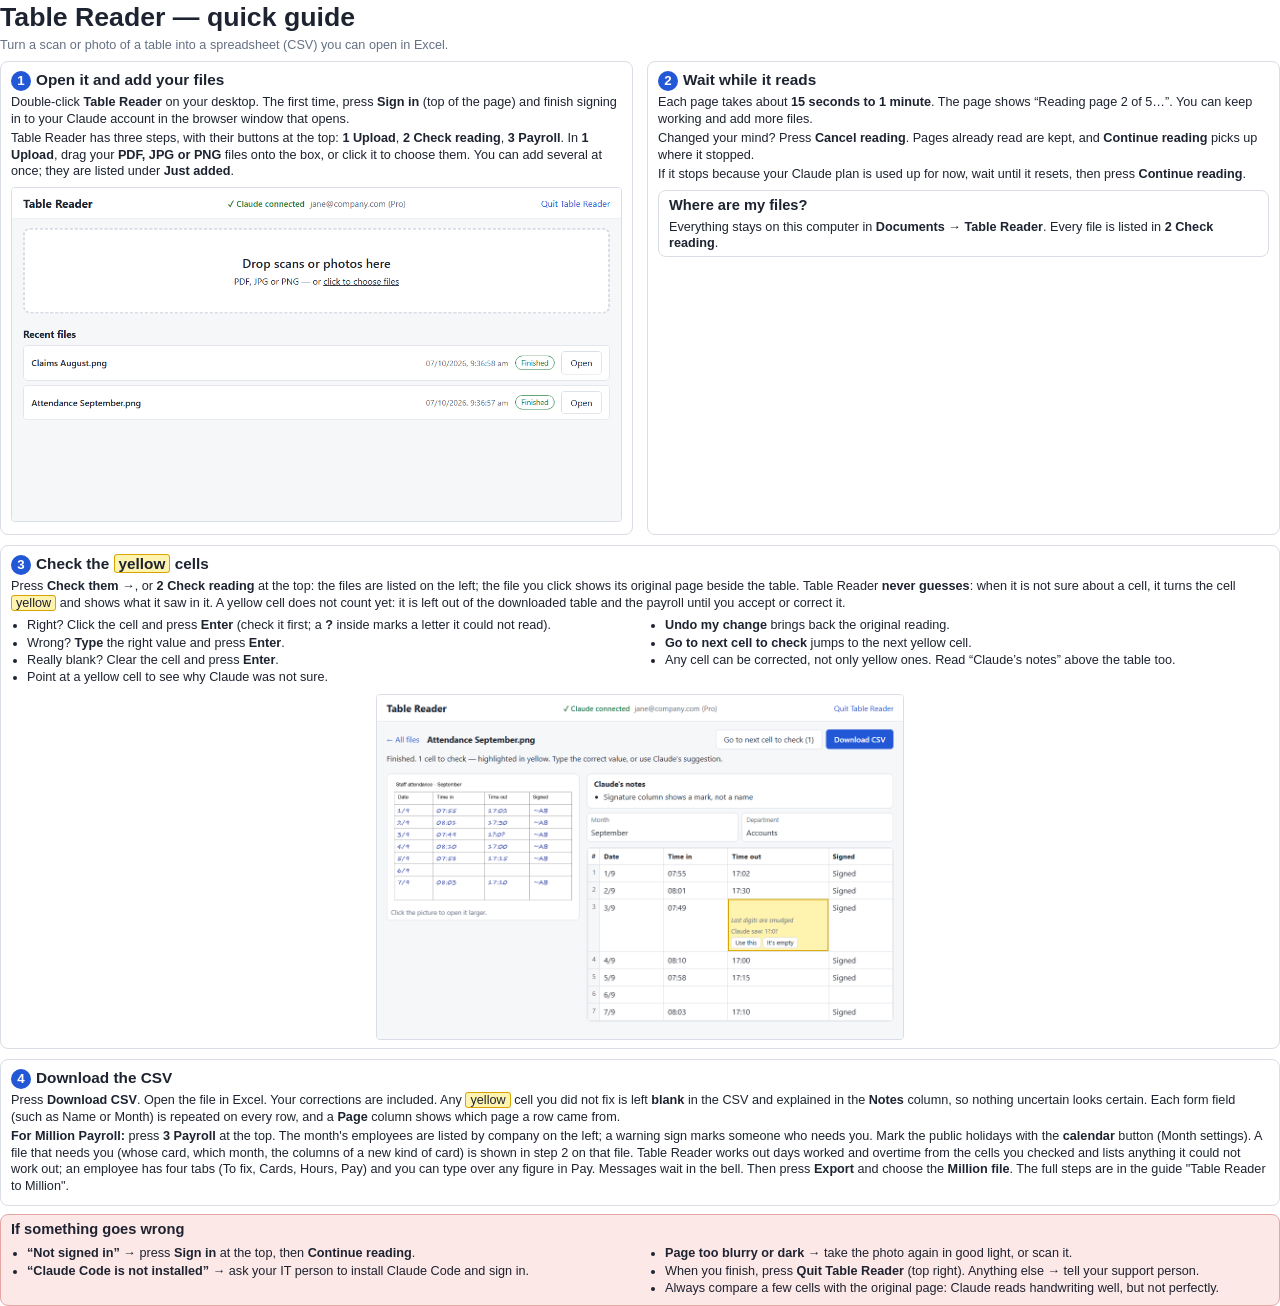
<file: packaging/guide/guide.html>
<!doctype html>
<html lang="en">
<head>
<meta charset="utf-8">
<title>Table Reader guide</title>
<style>
  @page { size: A4; margin: 9mm; }
  * { box-sizing: border-box; }
  body { font: 9.5pt/1.3 "Segoe UI", Arial, sans-serif; color: #1d2330; margin: 0; }
  h1 { font-size: 20pt; margin: 0 0 2px; }
  .sub { color: #657084; margin: 0 0 8px; }
  .steps { display: grid; grid-template-columns: 1fr 1fr; gap: 10px 14px; }
  .step { border: 1px solid #d9dde5; border-radius: 8px; padding: 8px 10px; break-inside: avoid; }
  .step h2 { font-size: 11.5pt; margin: 0 0 3px; }
  .num { display: inline-block; width: 20px; height: 20px; line-height: 20px; text-align: center; border-radius: 50%;
         background: #2257d6; color: #fff; font-weight: 700; font-size: 10pt; margin-right: 5px; }
  .step img { width: 100%; border: 1px solid #d9dde5; border-radius: 4px; margin-top: 5px; }
  .step p { margin: 3px 0; }
  .yellow { background: #fff3b0; border: 1px solid #d9a400; padding: 0 4px; border-radius: 3px; }
  .box { border: 1px solid #d9dde5; border-radius: 8px; padding: 5px 10px; margin-top: 8px; }
  .box h2 { font-size: 11pt; margin: 0 0 3px; }
  .cols { display: grid; grid-template-columns: 1fr 1fr; gap: 3px 18px; }
  ul { margin: 2px 0; padding-left: 16px; }
  li { margin: 1px 0; }
  .warn { background: #fde8e8; border-color: #e5a5a5; }
</style>
</head>
<body>
<h1>Table Reader &mdash; quick guide</h1>
<p class="sub">Turn a scan or photo of a table into a spreadsheet (CSV) you can open in Excel.</p>

<div class="steps">
  <div class="step">
    <h2><span class="num">1</span>Open it and add your files</h2>
    <p>Double-click <b>Table Reader</b> on your desktop. The first time, press <b>Sign in</b> (top of the page) and finish
       signing in to your Claude account in the browser window that opens.</p>
    <p>Table Reader has three steps, with their buttons at the top: <b>1 Upload</b>, <b>2 Check reading</b>, <b>3 Payroll</b>.
       In <b>1 Upload</b>, drag your <b>PDF, JPG or PNG</b> files onto the box, or click it to choose them. You can add several
       at once; they are listed under <b>Just added</b>.</p>
    <img src="home.png" alt="The Upload page with the drop box">
  </div>
  <div class="step">
    <h2><span class="num">2</span>Wait while it reads</h2>
    <p>Each page takes about <b>15 seconds to 1 minute</b>. The page shows &ldquo;Reading page 2 of 5&hellip;&rdquo;.
       You can keep working and add more files.</p>
    <p>Changed your mind? Press <b>Cancel reading</b>. Pages already read are kept, and <b>Continue reading</b> picks up
       where it stopped.</p>
    <p>If it stops because your Claude plan is used up for now, wait until it resets, then press <b>Continue reading</b>.</p>
    <div class="box" style="margin-top:8px"><h2>Where are my files?</h2>
      <p style="margin:0">Everything stays on this computer in <b>Documents &rarr; Table Reader</b>. Every file is listed in <b>2 Check reading</b>.</p></div>
  </div>
  <div class="step" style="grid-column: 1 / 3;">
    <h2><span class="num">3</span>Check the <span class="yellow">yellow</span> cells</h2>
    <p>Press <b>Check them &rarr;</b>, or <b>2 Check reading</b> at the top: the files are listed on the left; the file you
       click shows its original page beside the table. Table Reader <b>never guesses</b>: when it is not sure
       about a cell, it turns the cell <span class="yellow">yellow</span> and shows what it saw in it. A yellow cell does not
       count yet: it is left out of the downloaded table and the payroll until you accept or correct it.</p>
    <div class="cols">
      <ul>
        <li>Right? Click the cell and press <b>Enter</b> (check it first; a <b>?</b> inside marks a letter it could not read).</li>
        <li>Wrong? <b>Type</b> the right value and press <b>Enter</b>.</li>
        <li>Really blank? Clear the cell and press <b>Enter</b>.</li>
        <li>Point at a yellow cell to see why Claude was not sure.</li>
      </ul>
      <ul>
        <li><b>Undo my change</b> brings back the original reading.</li>
        <li><b>Go to next cell to check</b> jumps to the next yellow cell.</li>
        <li>Any cell can be corrected, not only yellow ones. Read &ldquo;Claude&rsquo;s notes&rdquo; above the table too.</li>
      </ul>
    </div>
    <img src="doc.png" alt="A document with one yellow cell and its buttons" style="max-width: 42%; display:block; margin: 5px auto 0;">
  </div>
  <div class="step" style="grid-column: 1 / 3;">
    <h2><span class="num">4</span>Download the CSV</h2>
    <p>Press <b>Download CSV</b>. Open the file in Excel. Your corrections are included. Any <span class="yellow">yellow</span>
       cell you did not fix is left <b>blank</b> in the CSV and explained in the <b>Notes</b> column, so nothing uncertain looks certain.
       Each form field (such as Name or Month) is repeated on every row, and a <b>Page</b> column shows which page a row came from.</p>
    <p><b>For Million Payroll:</b> press <b>3 Payroll</b> at the top. The month's employees are listed by company on the
       left; a warning sign marks someone who needs you. Mark the public holidays with the <b>calendar</b> button (Month settings). A file that needs you
       (whose card, which month, the columns of a new kind of card) is shown in step 2 on that file. Table Reader works out
       days worked and overtime from the cells you checked and lists anything it could not work out; an employee has four tabs
       (To fix, Cards, Hours, Pay) and you can type over any figure in Pay. Messages wait in the bell. Then press <b>Export</b> and choose the <b>Million file</b>. The full steps are in the guide
       "Table Reader to Million".</p>
  </div>
</div>

<div class="box warn">
  <h2>If something goes wrong</h2>
  <div class="cols">
    <ul>
      <li><b>&ldquo;Not signed in&rdquo;</b> &rarr; press <b>Sign in</b> at the top, then <b>Continue reading</b>.</li>
      <li><b>&ldquo;Claude Code is not installed&rdquo;</b> &rarr; ask your IT person to install Claude Code and sign in.</li>
    </ul>
    <ul>
      <li><b>Page too blurry or dark</b> &rarr; take the photo again in good light, or scan it.</li>
      <li>When you finish, press <b>Quit Table Reader</b> (top right). Anything else &rarr; tell your support person.</li>
      <li>Always compare a few cells with the original page: Claude reads handwriting well, but not perfectly.</li>
    </ul>
  </div>
</div>
</body>
</html>
</file>
